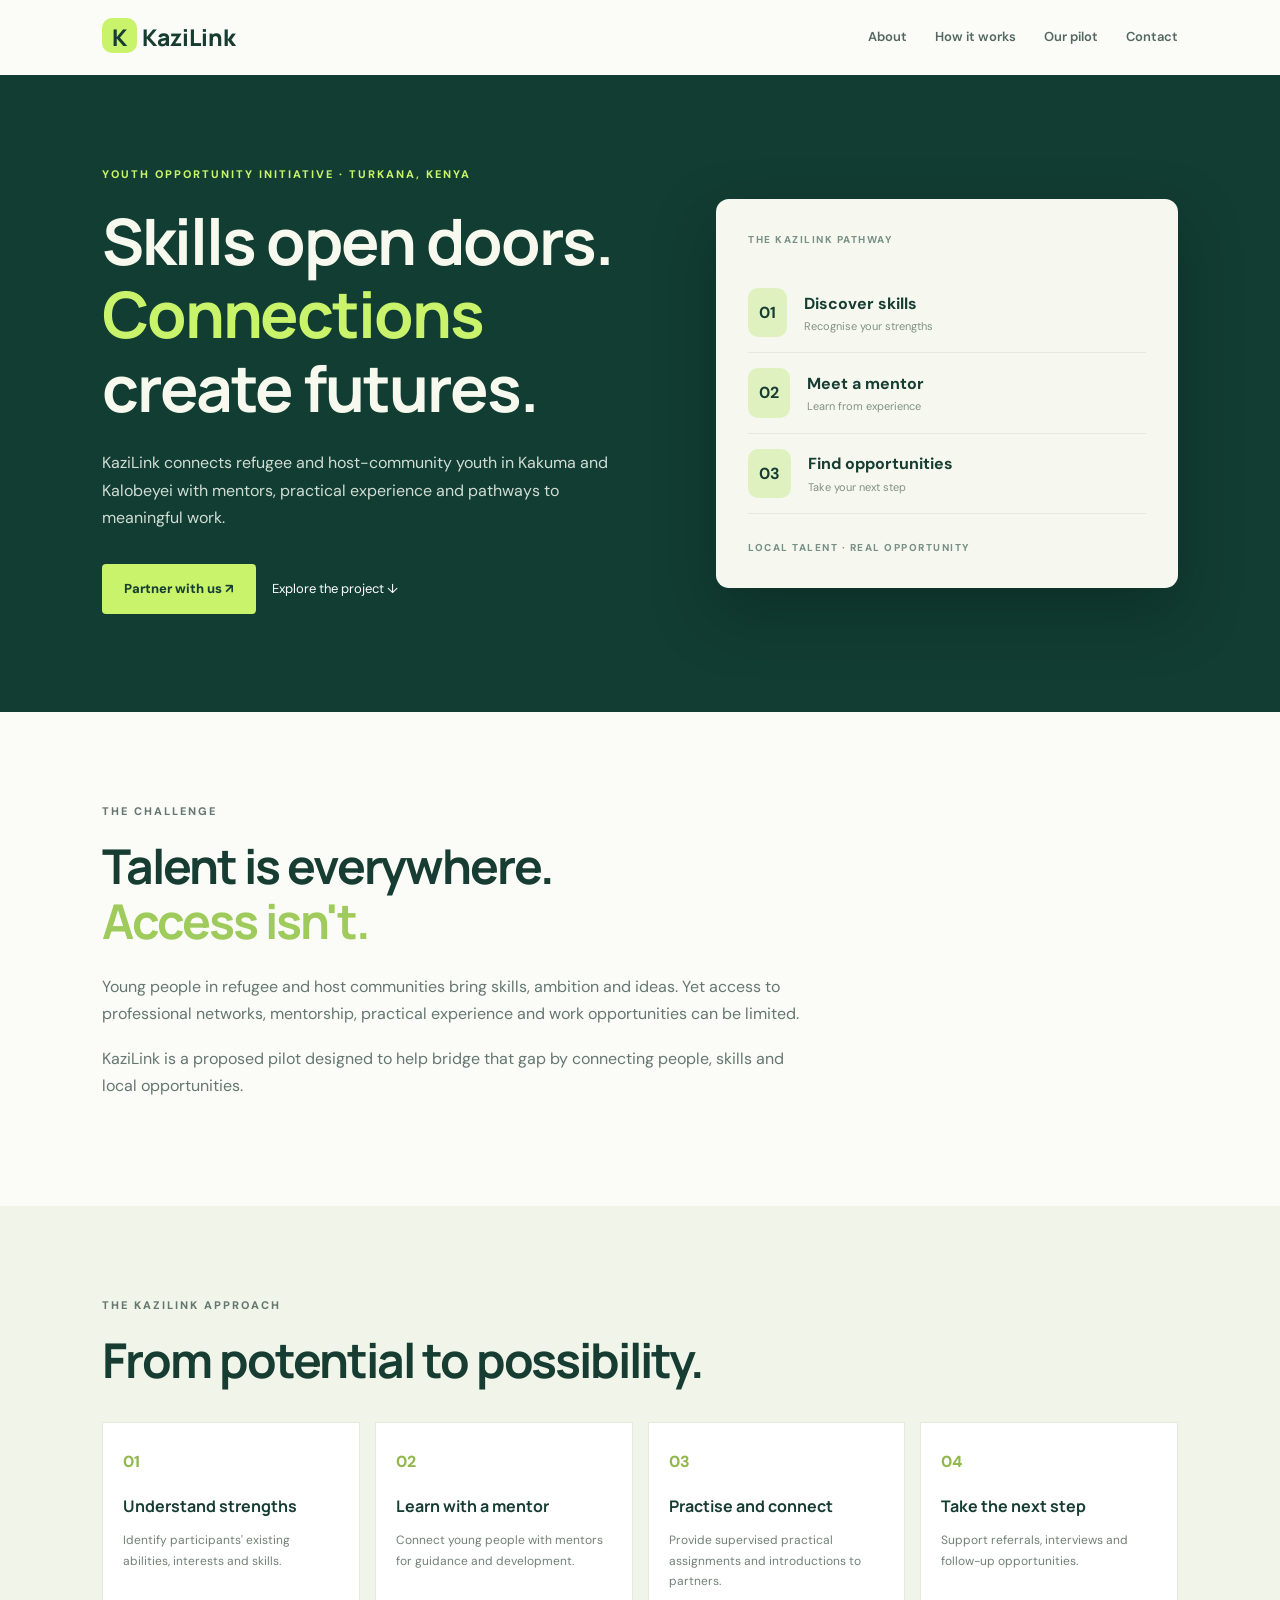
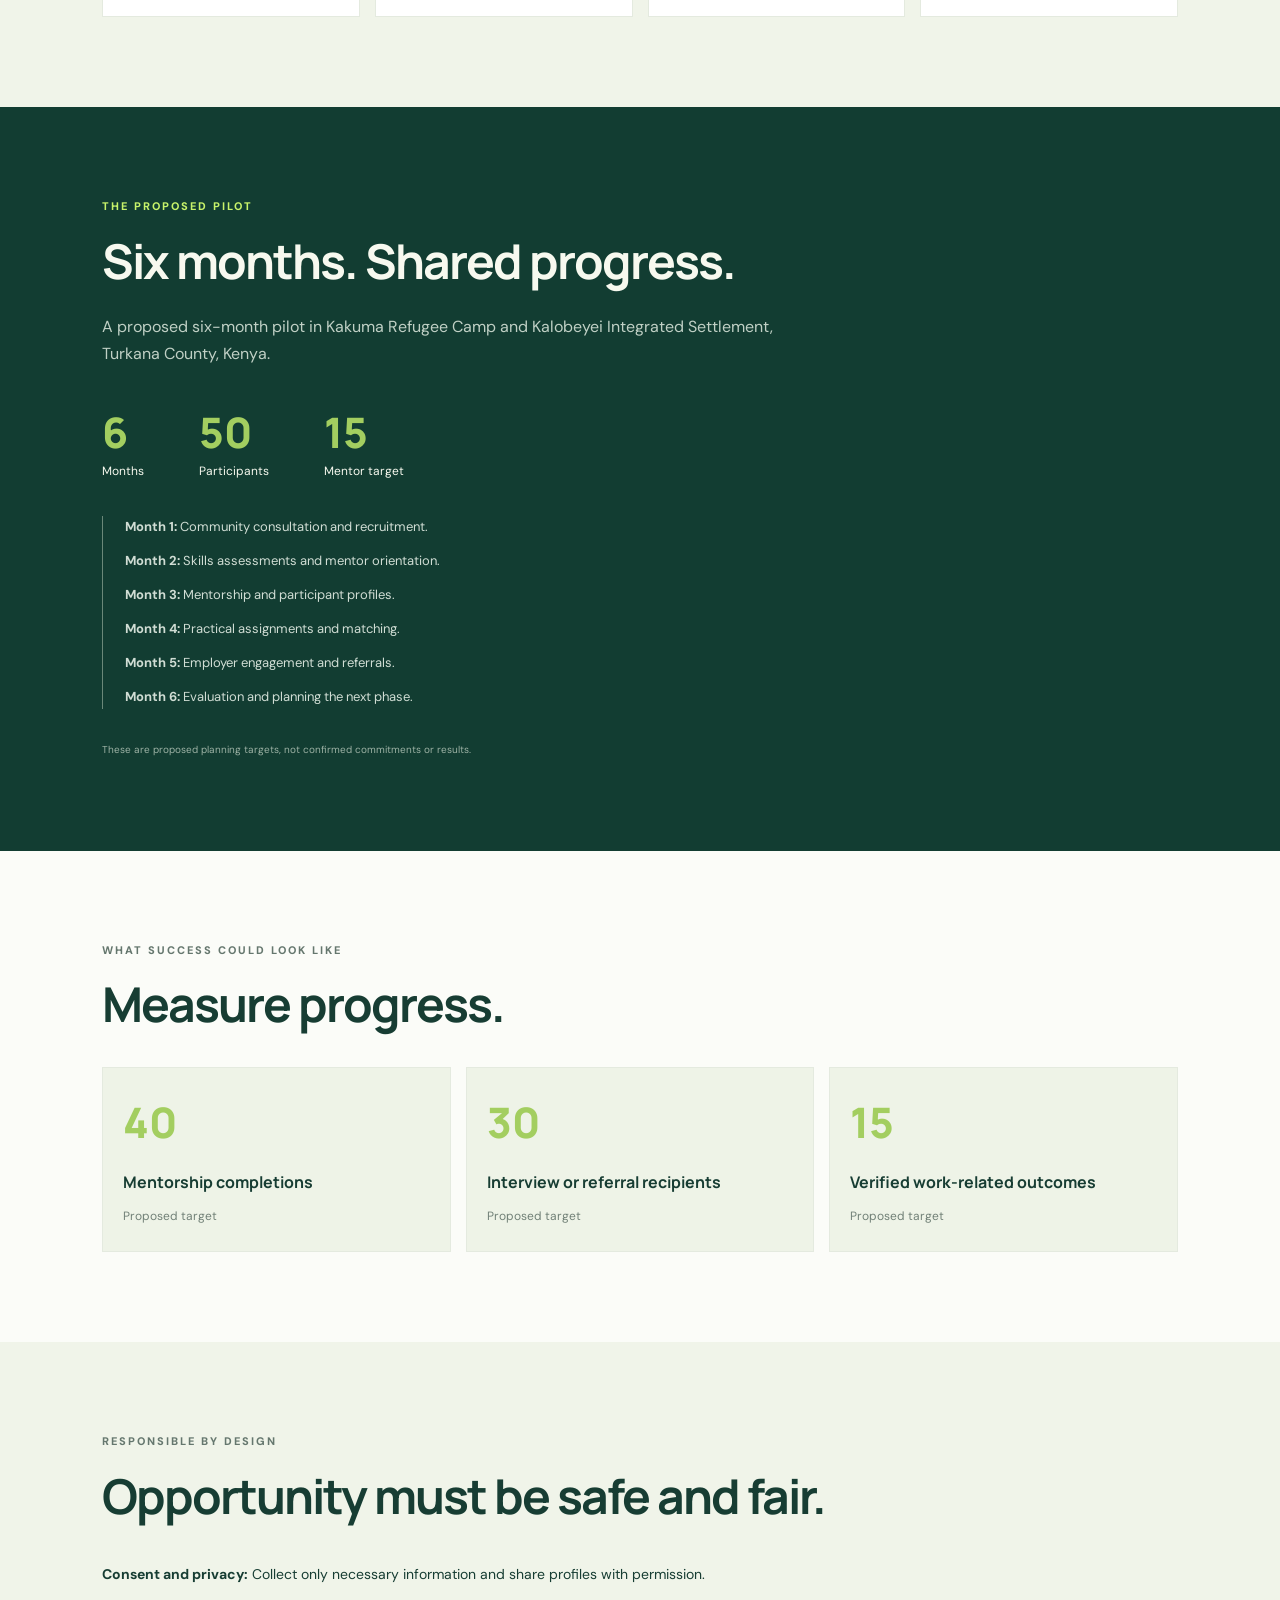
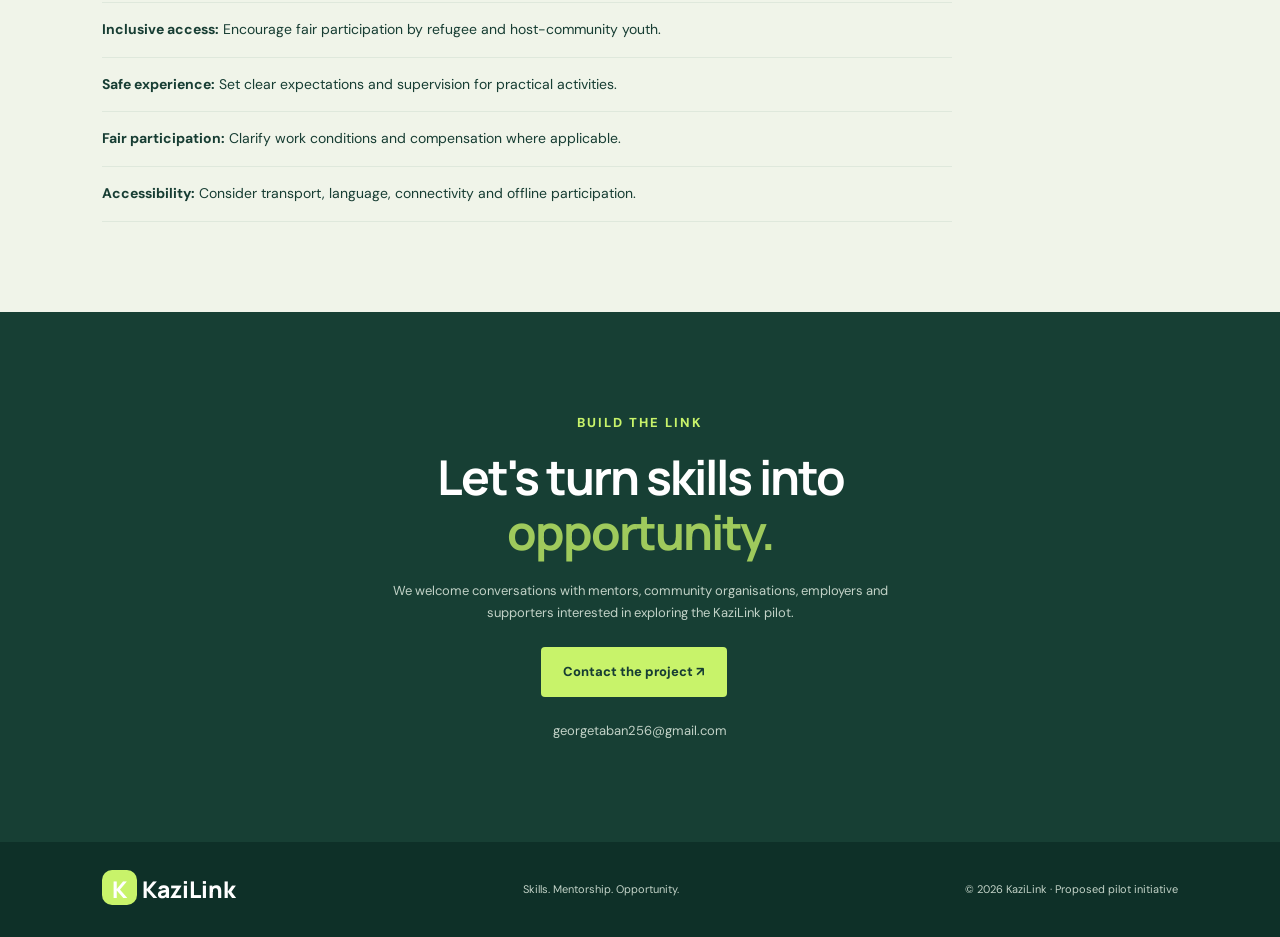
<file: Index.html>
<!DOCTYPE html>
<html lang="en">
<head>
  <meta charset="UTF-8">
  <meta name="viewport" content="width=device-width, initial-scale=1.0">
  <meta name="description" content="KaziLink connects refugee and host-community youth in Kakuma and Kalobeyei with mentorship, skills and work opportunities.">
  <title>KaziLink | Skills. Mentorship. Opportunity.</title>
  <link rel="preconnect" href="https://fonts.googleapis.com">
  <link href="https://fonts.googleapis.com/css2?family=DM+Sans:wght@400;500;600;700&family=Manrope:wght@400;600;700;800&display=swap" rel="stylesheet">
  <link rel="stylesheet" href="style.css">
</head>
<body>

<header>
  <a class="logo" href="#home"><span>K</span> KaziLink</a>
  <nav>
    <a href="#about">About</a>
    <a href="#how">How it works</a>
    <a href="#pilot">Our pilot</a>
    <a href="#contact">Contact</a>
  </nav>
</header>

<main>
<section class="hero" id="home">
  <div class="hero-content">
    <p class="eyebrow">YOUTH OPPORTUNITY INITIATIVE · TURKANA, KENYA</p>
    <h1>Skills open doors.<br><em>Connections</em> create futures.</h1>
    <p class="lead">
      KaziLink connects refugee and host-community youth in Kakuma
      and Kalobeyei with mentors, practical experience and pathways
      to meaningful work.
    </p>
    <a class="button" href="#contact">Partner with us ↗</a>
    <a class="secondary" href="#how">Explore the project ↓</a>
  </div>

  <div class="hero-card">
    <p class="card-label">THE KAZILINK PATHWAY</p>
    <div class="path">
      <div><b>01</b><span><strong>Discover skills</strong><small>Recognise your strengths</small></span></div>
      <div><b>02</b><span><strong>Meet a mentor</strong><small>Learn from experience</small></span></div>
      <div><b>03</b><span><strong>Find opportunities</strong><small>Take your next step</small></span></div>
    </div>
    <p class="card-footer">LOCAL TALENT · REAL OPPORTUNITY</p>
  </div>
</section>

<section class="section" id="about">
  <p class="eyebrow">THE CHALLENGE</p>
  <h2>Talent is everywhere.<br><em>Access isn't.</em></h2>
  <p>
    Young people in refugee and host communities bring skills,
    ambition and ideas. Yet access to professional networks,
    mentorship, practical experience and work opportunities can
    be limited.
  </p>
  <p>
    KaziLink is a proposed pilot designed to help bridge that gap
    by connecting people, skills and local opportunities.
  </p>
</section>

<section class="section light" id="how">
  <p class="eyebrow">THE KAZILINK APPROACH</p>
  <h2>From potential to possibility.</h2>
  <div class="cards">
    <article>
      <span>01</span>
      <h3>Understand strengths</h3>
      <p>Identify participants' existing abilities, interests and skills.</p>
    </article>
    <article>
      <span>02</span>
      <h3>Learn with a mentor</h3>
      <p>Connect young people with mentors for guidance and development.</p>
    </article>
    <article>
      <span>03</span>
      <h3>Practise and connect</h3>
      <p>Provide supervised practical assignments and introductions to partners.</p>
    </article>
    <article>
      <span>04</span>
      <h3>Take the next step</h3>
      <p>Support referrals, interviews and follow-up opportunities.</p>
    </article>
  </div>
</section>

<section class="section dark" id="pilot">
  <p class="eyebrow">THE PROPOSED PILOT</p>
  <h2>Six months. Shared progress.</h2>
  <p>
    A proposed six-month pilot in Kakuma Refugee Camp and
    Kalobeyei Integrated Settlement, Turkana County, Kenya.
  </p>

  <div class="stats">
    <div><strong>6</strong><span>Months</span></div>
    <div><strong>50</strong><span>Participants</span></div>
    <div><strong>15</strong><span>Mentor target</span></div>
  </div>

  <div class="timeline">
    <p><b>Month 1:</b> Community consultation and recruitment.</p>
    <p><b>Month 2:</b> Skills assessments and mentor orientation.</p>
    <p><b>Month 3:</b> Mentorship and participant profiles.</p>
    <p><b>Month 4:</b> Practical assignments and matching.</p>
    <p><b>Month 5:</b> Employer engagement and referrals.</p>
    <p><b>Month 6:</b> Evaluation and planning the next phase.</p>
  </div>
  <small>These are proposed planning targets, not confirmed commitments or results.</small>
</section>

<section class="section">
  <p class="eyebrow">WHAT SUCCESS COULD LOOK LIKE</p>
  <h2>Measure progress.</h2>
  <div class="cards results">
    <article><strong>40</strong><h3>Mentorship completions</h3><p>Proposed target</p></article>
    <article><strong>30</strong><h3>Interview or referral recipients</h3><p>Proposed target</p></article>
    <article><strong>15</strong><h3>Verified work-related outcomes</h3><p>Proposed target</p></article>
  </div>
</section>

<section class="section light">
  <p class="eyebrow">RESPONSIBLE BY DESIGN</p>
  <h2>Opportunity must be safe and fair.</h2>
  <div class="safeguards">
    <p><b>Consent and privacy:</b> Collect only necessary information and share profiles with permission.</p>
    <p><b>Inclusive access:</b> Encourage fair participation by refugee and host-community youth.</p>
    <p><b>Safe experience:</b> Set clear expectations and supervision for practical activities.</p>
    <p><b>Fair participation:</b> Clarify work conditions and compensation where applicable.</p>
    <p><b>Accessibility:</b> Consider transport, language, connectivity and offline participation.</p>
  </div>
</section>

<section class="contact" id="contact">
  <p class="eyebrow">BUILD THE LINK</p>
  <h2>Let's turn skills into <em>opportunity.</em></h2>
  <p>
    We welcome conversations with mentors, community organisations,
    employers and supporters interested in exploring the KaziLink pilot.
  </p>
  <a class="button" href="mailto:georgetaban256@gmail.com?subject=KaziLink%20Project%20Enquiry">
    Contact the project ↗
  </a>
  <p>georgetaban256@gmail.com</p>
</section>
</main>

<footer>
  <a class="logo" href="#home"><span>K</span> KaziLink</a>
  <p>Skills. Mentorship. Opportunity.</p>
  <small>© 2026 KaziLink · Proposed pilot initiative</small>
</footer>

</body>
</html>
</file>
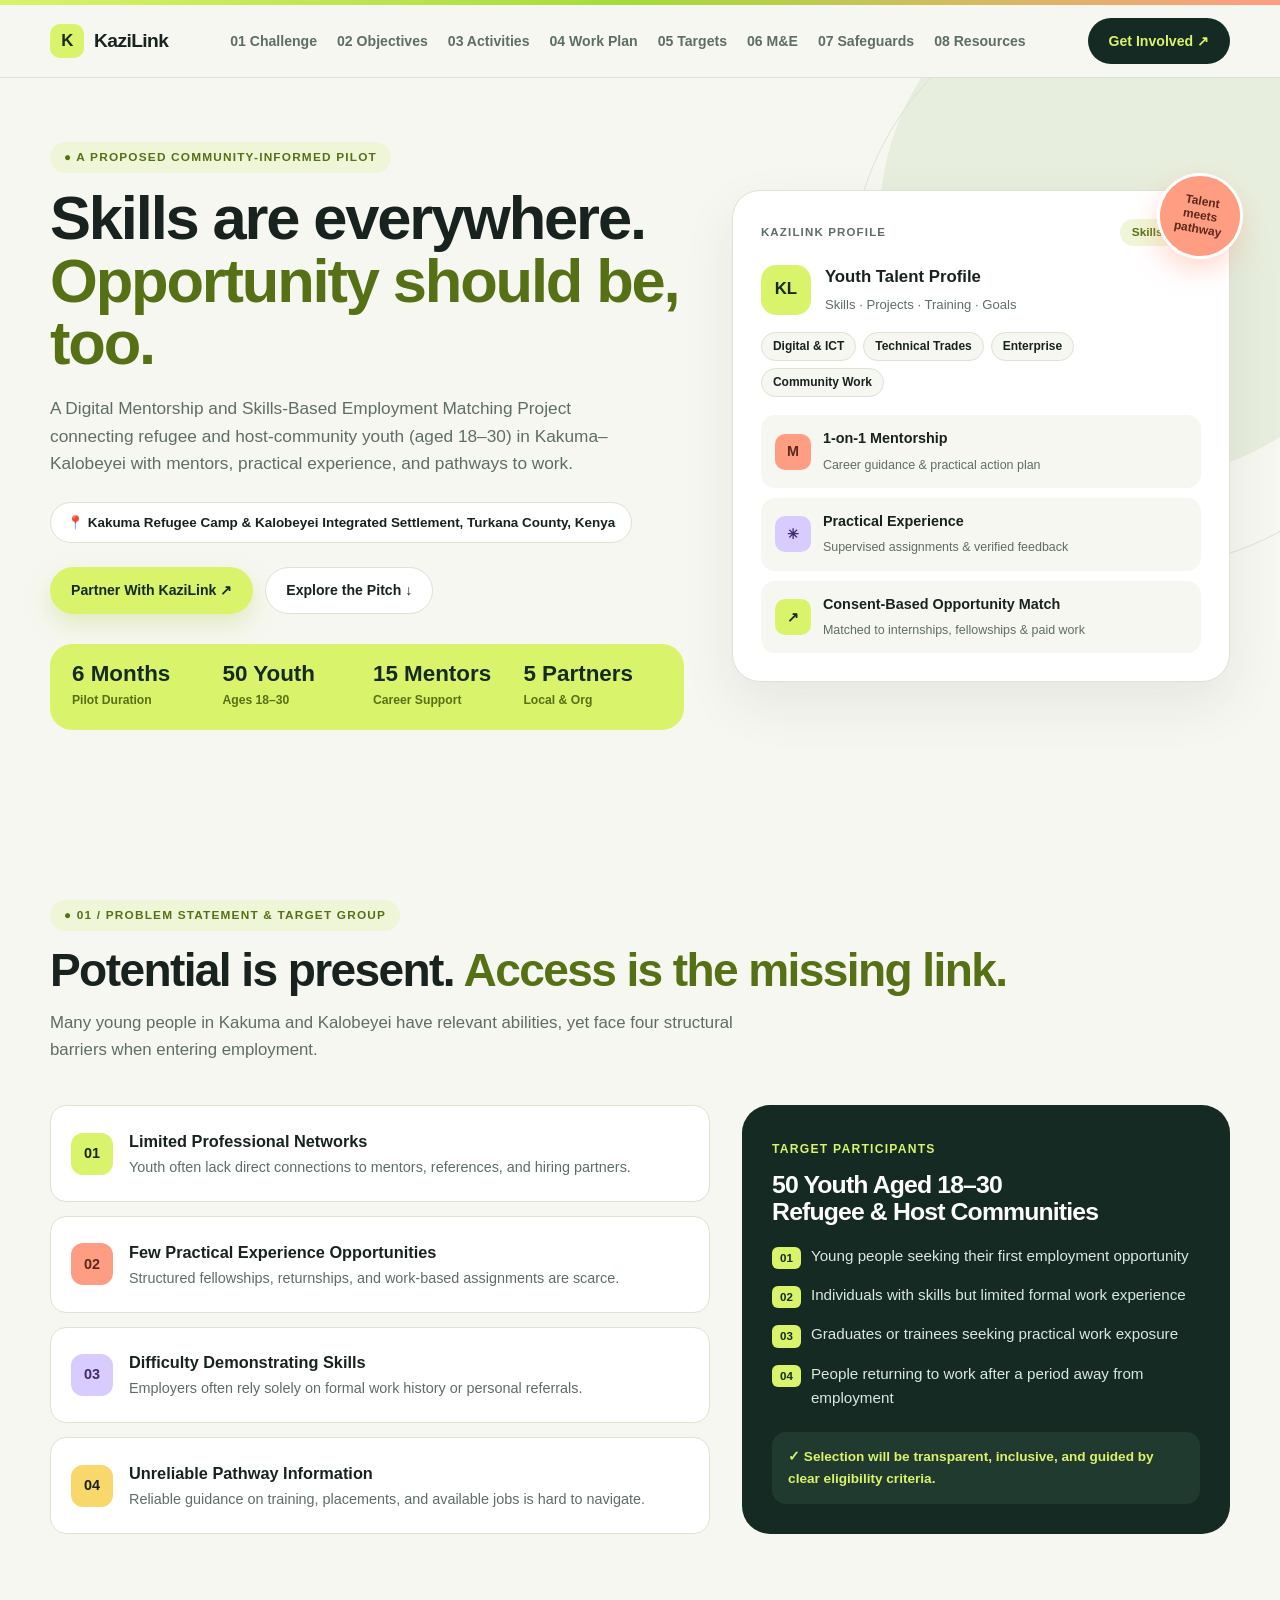
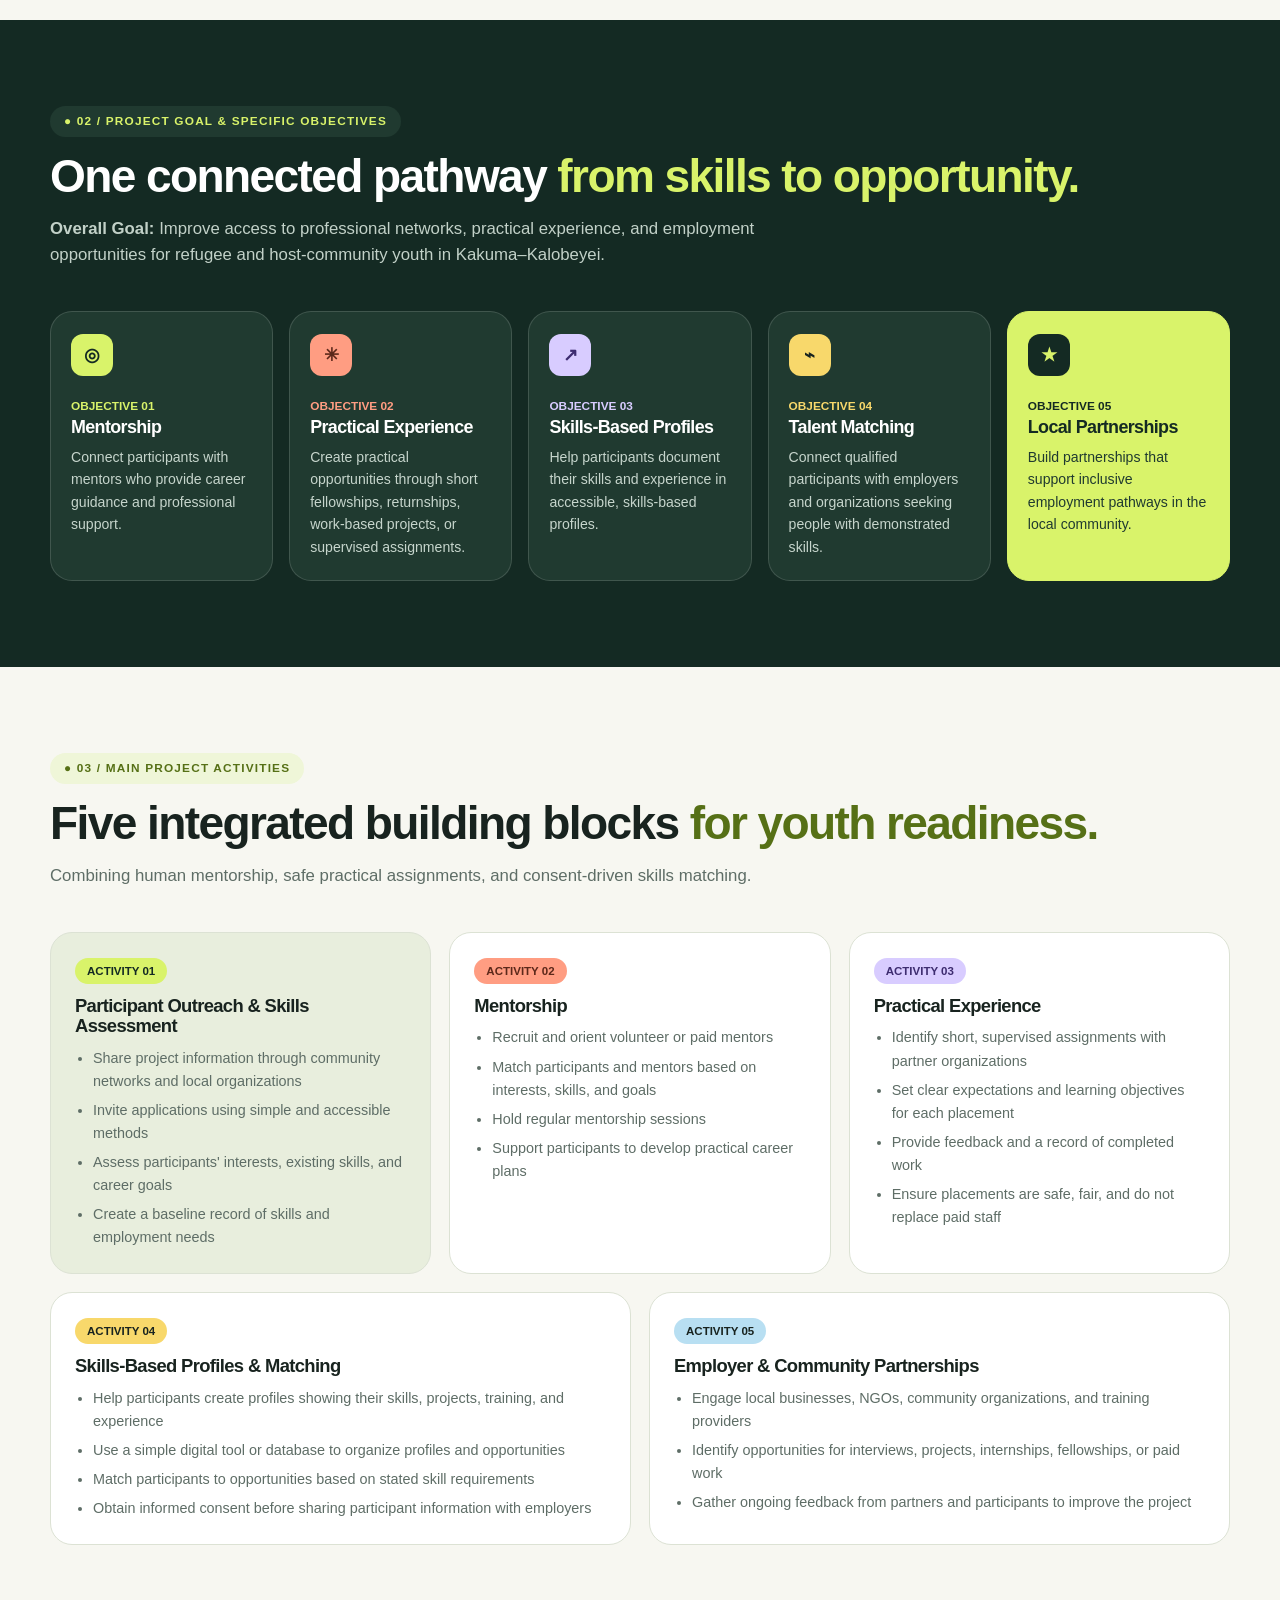
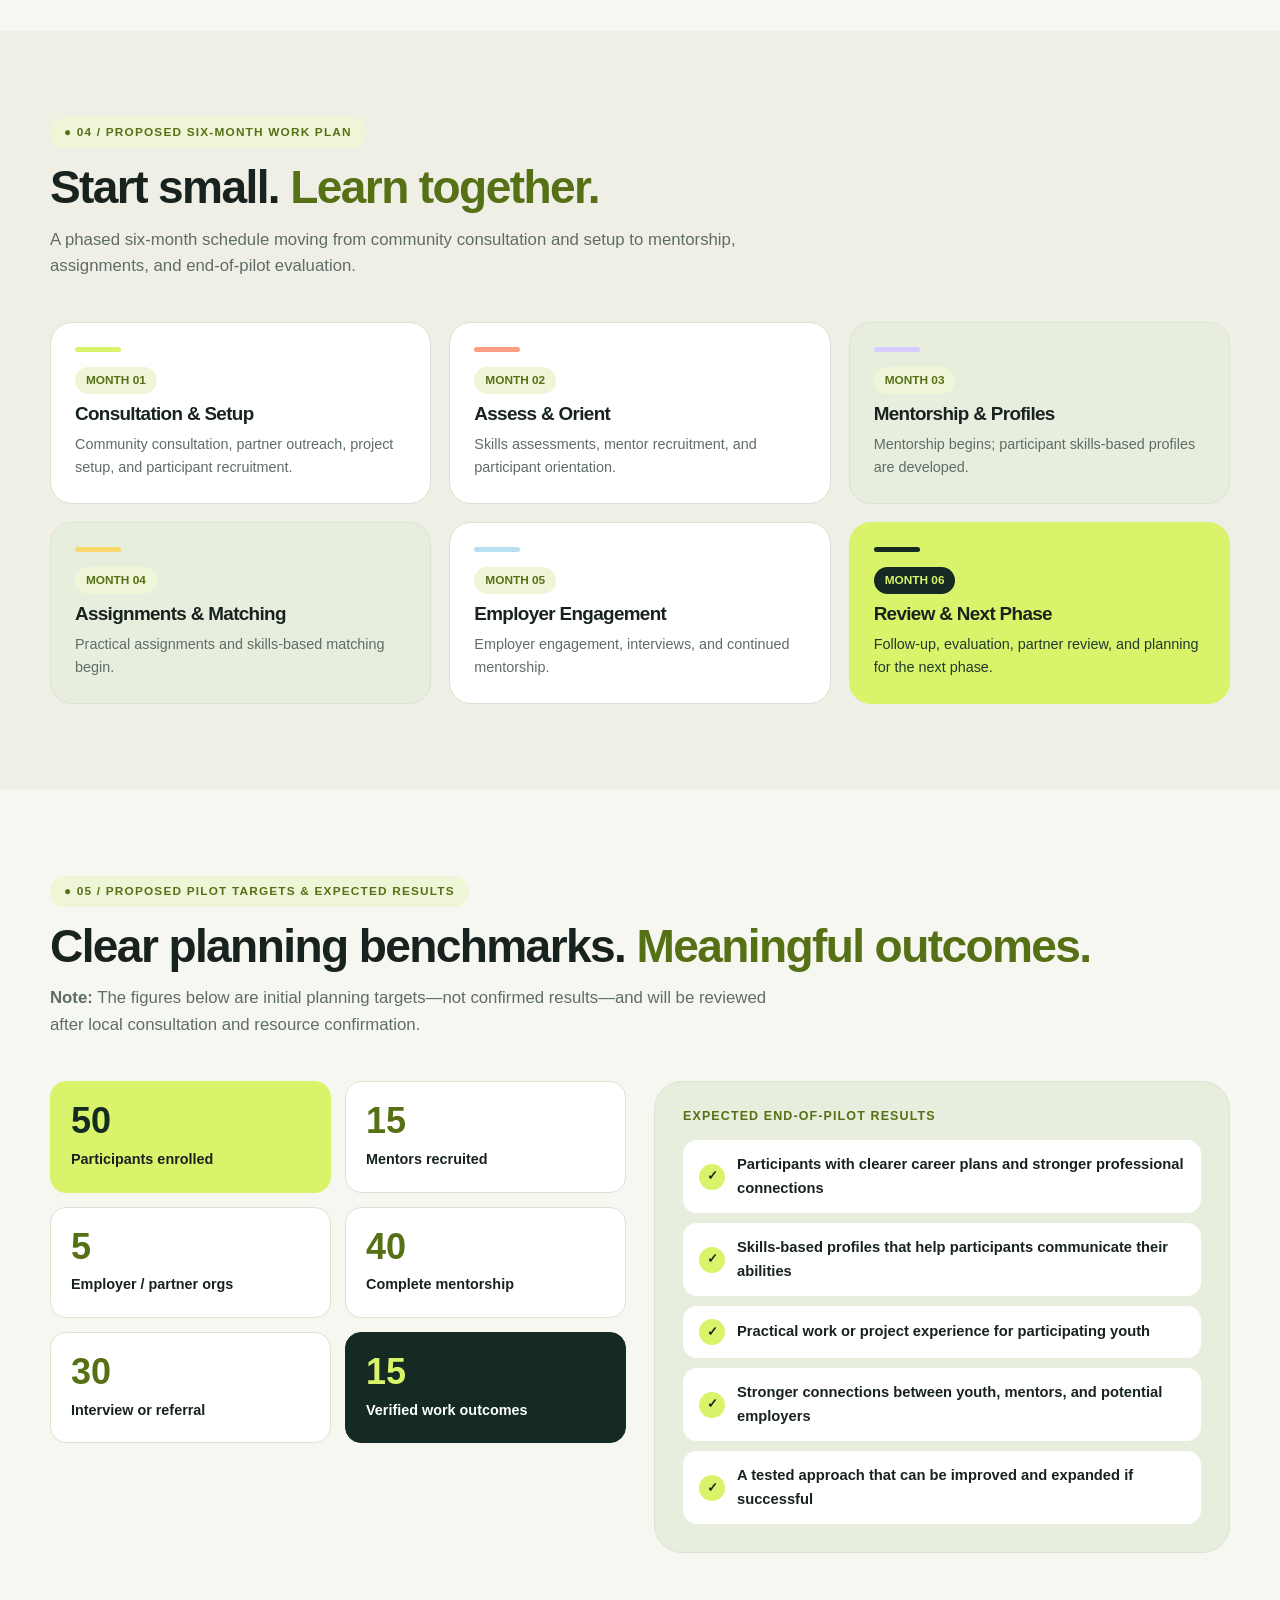
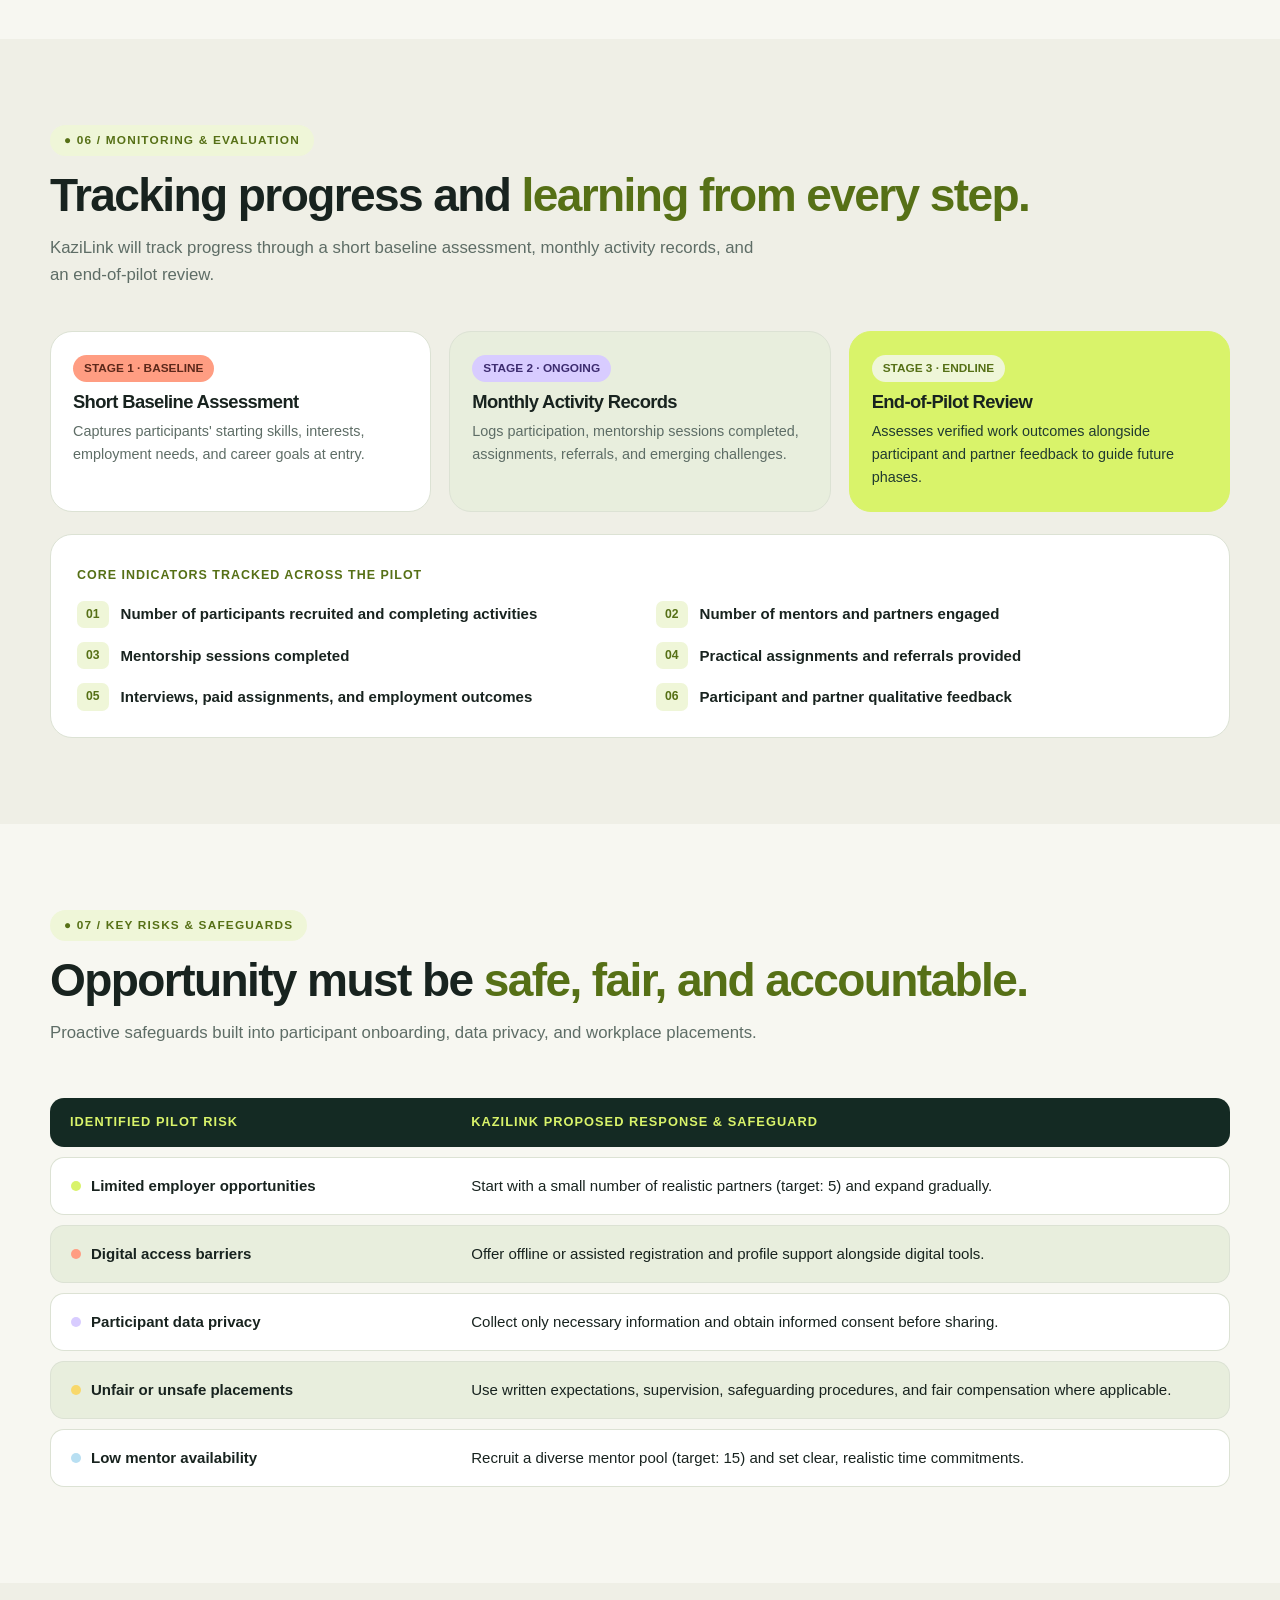
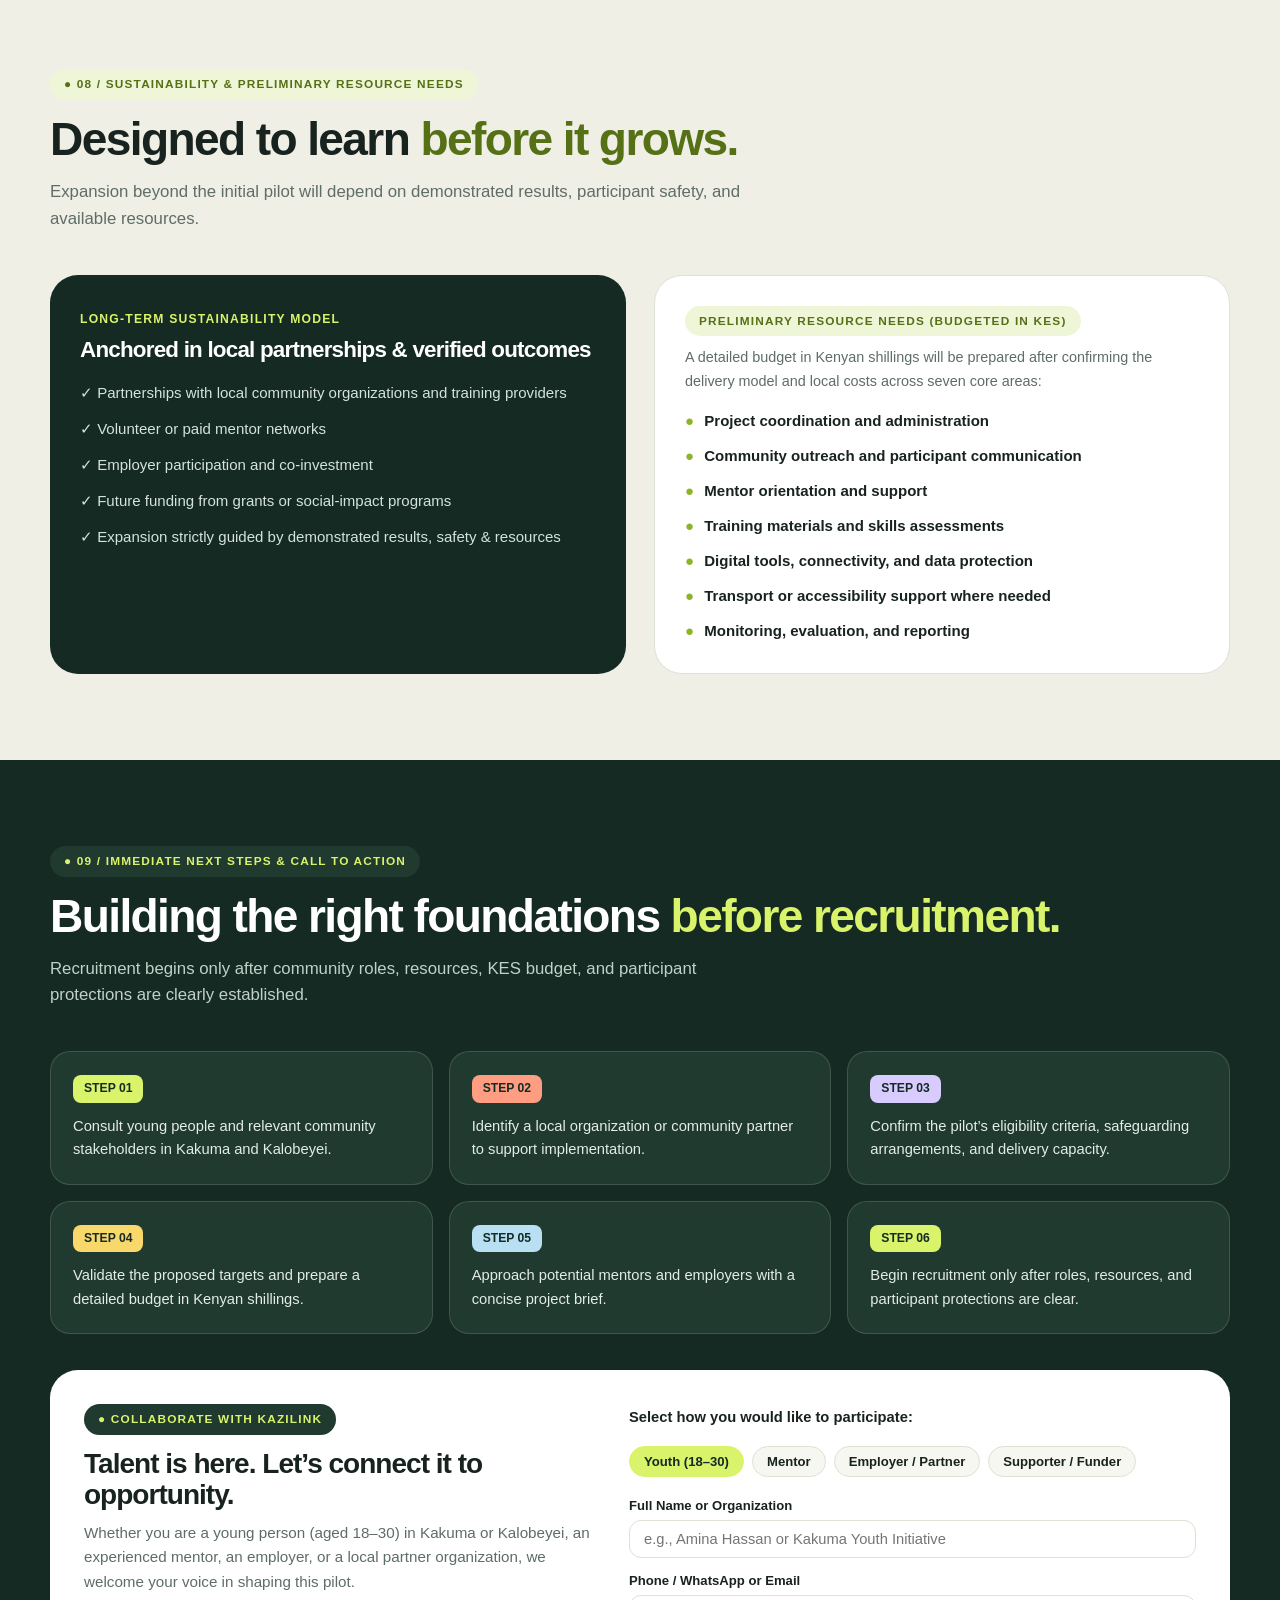
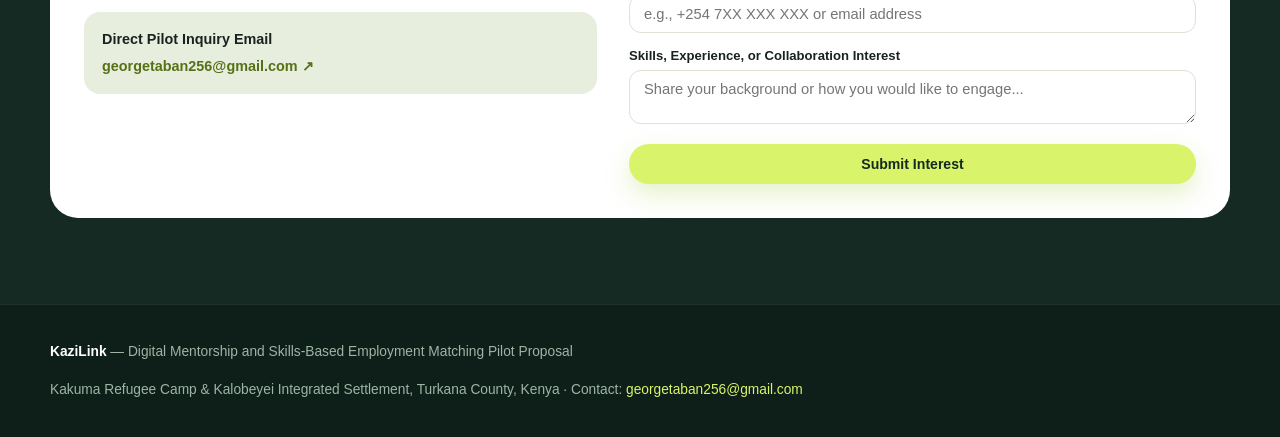
<file: KaziLink — Skills Into Opportunity _ Kakuma–Kalobeyei Pilot.html>
<!DOCTYPE html>
<!-- saved from url=(0075)file:///C:/Users/USER/Downloads/kazilink-full-pitch-website.html#activities -->
<html lang="en"><head><meta http-equiv="Content-Type" content="text/html; charset=UTF-8">
  
  <meta name="viewport" content="width=device-width, initial-scale=1.0">
  <meta name="description" content="KaziLink — Digital Mentorship and Skills-Based Employment Matching Project in Kakuma Refugee Camp and Kalobeyei Integrated Settlement, Kenya.">
  <title>KaziLink — Skills Into Opportunity | Kakuma–Kalobeyei Pilot</title>
  <style>
    :root {
      --paper: #f7f7f1;
      --paper-alt: #efefe6;
      --white: #ffffff;
      --ink: #18231f;
      --ink-soft: #36453f;
      --muted: #5e6d66;
      --deep-green: #142a23;
      --dark-green: #203a30;
      --lime: #d9f36a;
      --lime-soft: #eff6d8;
      --lime-text: #567016;
      --sage: #e8eedd;
      --coral: #ff9d82;
      --coral-dark: #5c281a;
      --lilac: #d8ccff;
      --lilac-dark: #3d2c70;
      --yellow: #f8d86b;
      --blue: #b8dff2;
      --line: #dce2d4;
      --radius-xl: 28px;
      --radius-lg: 22px;
      --radius-md: 16px;
      --shadow-card: 0 22px 54px rgba(20, 42, 35, 0.08);
    }

    * {
      box-sizing: border-box;
      margin: 0;
      padding: 0;
    }

    html {
      scroll-behavior: smooth;
    }

    body {
      font-family: -apple-system, BlinkMacSystemFont, "Segoe UI", Roboto, Oxygen, Ubuntu, Cantarell, sans-serif;
      background: var(--paper);
      color: var(--ink);
      line-height: 1.6;
      -webkit-font-smoothing: antialiased;
      overflow-x: hidden;
    }

    /* Top Accent Strip */
    .top-bar-accent {
      height: 5px;
      background: linear-gradient(90deg, var(--lime) 0%, #a5db3b 50%, var(--coral) 100%);
      width: 100%;
    }

    /* Sticky Website Navigation */
    header {
      position: sticky;
      top: 0;
      z-index: 100;
      background: rgba(247, 247, 241, 0.92);
      backdrop-filter: blur(14px);
      border-bottom: 1px solid var(--line);
    }

    .nav-wrap {
      width: min(1180px, calc(100% - 40px));
      margin: 0 auto;
      height: 72px;
      display: flex;
      align-items: center;
      justify-content: space-between;
      gap: 16px;
    }

    .brand {
      display: inline-flex;
      align-items: center;
      gap: 10px;
      text-decoration: none;
      color: var(--ink);
      font-weight: 800;
      font-size: 1.2rem;
      letter-spacing: -0.03em;
    }

    .brand-logo {
      width: 34px;
      height: 34px;
      border-radius: 10px;
      background: var(--lime);
      color: var(--deep-green);
      display: grid;
      place-items: center;
      font-weight: 900;
      font-size: 1.05rem;
    }

    .nav-links {
      display: flex;
      align-items: center;
      gap: 20px;
    }

    .nav-links a {
      text-decoration: none;
      color: var(--muted);
      font-size: 0.88rem;
      font-weight: 600;
      transition: color 0.2s ease;
    }

    .nav-links a:hover {
      color: var(--ink);
    }

    .nav-actions {
      display: flex;
      align-items: center;
      gap: 10px;
    }

    .btn {
      display: inline-flex;
      align-items: center;
      justify-content: center;
      gap: 8px;
      padding: 11px 20px;
      border-radius: 999px;
      font-weight: 700;
      font-size: 0.88rem;
      text-decoration: none;
      cursor: pointer;
      border: 1.5px solid transparent;
      transition: transform 0.2s ease, box-shadow 0.2s ease, background 0.2s ease;
    }

    .btn:hover {
      transform: translateY(-2px);
    }

    .btn-primary {
      background: var(--lime);
      color: var(--deep-green);
      box-shadow: 0 10px 24px rgba(154, 198, 43, 0.25);
    }

    .btn-dark {
      background: var(--deep-green);
      color: var(--lime);
    }

    .btn-outline {
      background: var(--white);
      color: var(--ink);
      border-color: var(--line);
    }

    .container {
      width: min(1180px, calc(100% - 40px));
      margin: 0 auto;
    }

    section {
      padding: 86px 0;
      position: relative;
    }

    .eyebrow {
      display: inline-flex;
      align-items: center;
      gap: 8px;
      background: var(--lime-soft);
      color: var(--lime-text);
      font-size: 0.74rem;
      font-weight: 800;
      letter-spacing: 0.1em;
      text-transform: uppercase;
      padding: 6px 14px;
      border-radius: 999px;
      margin-bottom: 14px;
    }

    .dark-section .eyebrow {
      background: var(--dark-green);
      color: var(--lime);
    }

    h1, h2, h3, h4 {
      letter-spacing: -0.035em;
      line-height: 1.1;
      font-weight: 800;
    }

    h2.section-title {
      font-size: clamp(2rem, 3.6vw, 3rem);
      margin-bottom: 14px;
    }

    h2.section-title span {
      color: var(--lime-text);
    }

    .dark-section h2.section-title span {
      color: var(--lime);
    }

    p.section-lead {
      color: var(--muted);
      font-size: 1.05rem;
      max-width: 720px;
      margin-bottom: 42px;
    }

    .dark-section p.section-lead {
      color: #c2d1c8;
    }

    /* Decorative Orbits */
    .orbit {
      position: absolute;
      border-radius: 50%;
      pointer-events: none;
      z-index: 0;
    }

    /* HERO SECTION (PITCH SLIDE 01) */
    .hero-sec {
      padding: 64px 0 84px;
      overflow: hidden;
    }

    .hero-orbit-1 {
      width: 520px;
      height: 520px;
      background: var(--sage);
      top: -120px;
      right: -120px;
    }

    .hero-orbit-2 {
      width: 580px;
      height: 580px;
      border: 1.5px solid var(--line);
      top: -90px;
      right: -150px;
    }

    .hero-grid {
      position: relative;
      z-index: 2;
      display: grid;
      grid-template-columns: 1.12fr 0.88fr;
      gap: 48px;
      align-items: center;
    }

    .hero-h1 {
      font-size: clamp(2.6rem, 4.8vw, 4.15rem);
      line-height: 1.02;
      margin-bottom: 20px;
    }

    .hero-h1 span {
      color: var(--lime-text);
    }

    .hero-desc {
      font-size: 1.08rem;
      color: var(--muted);
      margin-bottom: 24px;
      max-width: 570px;
    }

    .location-badge {
      display: inline-flex;
      align-items: center;
      gap: 8px;
      background: var(--white);
      border: 1px solid var(--line);
      padding: 9px 16px;
      border-radius: 999px;
      font-size: 0.84rem;
      font-weight: 700;
      margin-bottom: 24px;
    }

    .hero-cta-row {
      display: flex;
      flex-wrap: wrap;
      gap: 12px;
      margin-bottom: 30px;
    }

    .hero-metrics-strip {
      display: grid;
      grid-template-columns: repeat(4, 1fr);
      gap: 12px;
      background: var(--lime);
      padding: 18px 22px;
      border-radius: var(--radius-lg);
    }

    .hero-metrics-strip strong {
      display: block;
      font-size: 1.4rem;
      color: var(--deep-green);
      line-height: 1.1;
    }

    .hero-metrics-strip span {
      font-size: 0.76rem;
      font-weight: 700;
      color: var(--lime-text);
    }

    /* Interactive Talent Profile Preview Card */
    .profile-card {
      position: relative;
      background: var(--white);
      border: 1px solid var(--line);
      border-radius: var(--radius-xl);
      padding: 28px;
      box-shadow: var(--shadow-card);
    }

    .sticker-coral {
      position: absolute;
      top: -18px;
      right: -14px;
      width: 86px;
      height: 86px;
      border-radius: 50%;
      background: var(--coral);
      color: var(--coral-dark);
      display: grid;
      place-items: center;
      text-align: center;
      font-size: 0.75rem;
      font-weight: 800;
      line-height: 1.15;
      transform: rotate(10deg);
      border: 3px solid var(--white);
      box-shadow: 0 12px 26px rgba(255, 157, 130, 0.35);
    }

    .pc-header {
      display: flex;
      justify-content: space-between;
      align-items: center;
      margin-bottom: 18px;
    }

    .pc-header small {
      font-size: 0.72rem;
      font-weight: 800;
      letter-spacing: 0.1em;
      color: var(--muted);
    }

    .pc-pill {
      background: var(--lime-soft);
      color: var(--lime-text);
      font-size: 0.74rem;
      font-weight: 800;
      padding: 4px 12px;
      border-radius: 999px;
    }

    .pc-user {
      display: flex;
      align-items: center;
      gap: 14px;
      margin-bottom: 16px;
    }

    .pc-avatar {
      width: 50px;
      height: 50px;
      border-radius: 15px;
      background: var(--lime);
      color: var(--deep-green);
      display: grid;
      place-items: center;
      font-weight: 900;
      font-size: 1.05rem;
    }

    .pc-chips {
      display: flex;
      flex-wrap: wrap;
      gap: 7px;
      margin-bottom: 18px;
    }

    .pc-chips span {
      background: var(--paper);
      border: 1px solid var(--line);
      padding: 4px 11px;
      border-radius: 999px;
      font-size: 0.75rem;
      font-weight: 600;
    }

    .pc-step {
      display: flex;
      align-items: center;
      gap: 12px;
      background: var(--paper);
      padding: 12px 14px;
      border-radius: 14px;
      margin-top: 10px;
    }

    .pc-step-icon {
      width: 36px;
      height: 36px;
      border-radius: 10px;
      display: grid;
      place-items: center;
      font-weight: 800;
      font-size: 0.9rem;
      flex: 0 0 auto;
    }

    /* CHALLENGE & TARGET GROUP (PITCH SLIDE 02) */
    .challenge-grid {
      display: grid;
      grid-template-columns: 1.15fr 0.85fr;
      gap: 32px;
      align-items: stretch;
    }

    .barriers-list {
      display: grid;
      gap: 14px;
    }

    .barrier-item {
      background: var(--white);
      border: 1px solid var(--line);
      border-radius: var(--radius-md);
      padding: 18px 20px;
      display: flex;
      align-items: center;
      gap: 16px;
      transition: transform 0.2s ease;
    }

    .barrier-item:hover {
      transform: translateX(4px);
    }

    .b-num {
      width: 42px;
      height: 42px;
      border-radius: 12px;
      display: grid;
      place-items: center;
      font-weight: 800;
      font-size: 0.9rem;
      flex: 0 0 auto;
    }

    .target-card {
      background: var(--deep-green);
      color: var(--white);
      border-radius: var(--radius-xl);
      padding: 30px;
      display: flex;
      flex-direction: column;
      justify-content: space-between;
    }

    .target-card h3 {
      font-size: 1.55rem;
      margin: 10px 0 18px;
    }

    .target-ul {
      list-style: none;
      display: grid;
      gap: 14px;
      font-size: 0.95rem;
      color: #dce7e1;
    }

    .target-ul li {
      display: flex;
      gap: 10px;
      align-items: flex-start;
    }

    .target-ul span {
      background: var(--lime);
      color: var(--deep-green);
      font-size: 0.72rem;
      font-weight: 800;
      padding: 2px 8px;
      border-radius: 6px;
      margin-top: 3px;
    }

    .target-footer-note {
      margin-top: 22px;
      background: var(--dark-green);
      padding: 14px 16px;
      border-radius: 14px;
      font-size: 0.85rem;
      font-weight: 700;
      color: var(--lime);
    }

    /* DARK SECTION: OBJECTIVES (PITCH SLIDE 03) */
    .dark-section {
      background: var(--deep-green);
      color: var(--white);
    }

    .objectives-grid {
      display: grid;
      grid-template-columns: repeat(5, 1fr);
      gap: 16px;
    }

    .obj-box {
      background: var(--dark-green);
      border: 1px solid rgba(255, 255, 255, 0.14);
      border-radius: 22px;
      padding: 22px 20px;
      display: flex;
      flex-direction: column;
      justify-content: space-between;
      min-height: 270px;
    }

    .obj-box.featured {
      background: var(--lime);
      color: var(--deep-green);
      border-color: var(--lime);
    }

    .obj-badge-icon {
      width: 42px;
      height: 42px;
      border-radius: 12px;
      display: grid;
      place-items: center;
      font-weight: 900;
      font-size: 1.1rem;
      margin-bottom: 16px;
    }

    .obj-box h3 {
      font-size: 1.12rem;
      margin-bottom: 8px;
    }

    .obj-box p {
      font-size: 0.88rem;
      color: #c6d5cc;
    }

    .obj-box.featured p {
      color: var(--dark-green);
    }

    /* ACTIVITIES BENTO (PITCH SLIDE 04) */
    .act-row-top {
      display: grid;
      grid-template-columns: repeat(3, 1fr);
      gap: 18px;
      margin-bottom: 18px;
    }

    .act-row-bot {
      display: grid;
      grid-template-columns: repeat(2, 1fr);
      gap: 18px;
    }

    .activity-card {
      background: var(--white);
      border: 1px solid var(--line);
      border-radius: var(--radius-lg);
      padding: 24px;
    }

    .activity-card.sage {
      background: var(--sage);
    }

    .act-tag {
      display: inline-block;
      font-size: 0.72rem;
      font-weight: 800;
      padding: 4px 12px;
      border-radius: 999px;
      margin-bottom: 12px;
    }

    .activity-card h3 {
      font-size: 1.15rem;
      margin-bottom: 10px;
    }

    .activity-card ul {
      padding-left: 18px;
      font-size: 0.9rem;
      color: var(--muted);
      display: grid;
      gap: 6px;
    }

    /* SIX-MONTH WORK PLAN (PITCH SLIDE 05) */
    .workplan-grid {
      display: grid;
      grid-template-columns: repeat(3, 1fr);
      gap: 18px;
    }

    .wp-card {
      background: var(--white);
      border: 1px solid var(--line);
      border-radius: var(--radius-lg);
      padding: 24px;
    }

    .wp-card.sage { background: var(--sage); }
    .wp-card.lime { background: var(--lime); border-color: var(--lime); }

    .wp-bar {
      width: 46px;
      height: 5px;
      border-radius: 99px;
      margin-bottom: 14px;
    }

    .wp-pill {
      display: inline-block;
      font-size: 0.74rem;
      font-weight: 800;
      padding: 4px 11px;
      border-radius: 999px;
      background: var(--lime-soft);
      color: var(--lime-text);
      margin-bottom: 10px;
    }

    .wp-card.lime .wp-pill {
      background: var(--deep-green);
      color: var(--lime);
    }

    .wp-card h3 {
      font-size: 1.18rem;
      margin-bottom: 8px;
    }

    .wp-card p {
      font-size: 0.9rem;
      color: var(--muted);
    }

    .wp-card.lime p {
      color: var(--dark-green);
    }

    /* TARGETS & EXPECTED RESULTS (PITCH SLIDE 06) */
    .targets-grid {
      display: grid;
      grid-template-columns: 1fr 1fr;
      gap: 28px;
      align-items: start;
    }

    .kpi-grid {
      display: grid;
      grid-template-columns: repeat(2, 1fr);
      gap: 14px;
    }

    .kpi-box {
      background: var(--white);
      border: 1px solid var(--line);
      border-radius: var(--radius-md);
      padding: 20px;
    }

    .kpi-box.lime { background: var(--lime); border-color: var(--lime); }
    .kpi-box.dark { background: var(--deep-green); color: var(--white); border-color: var(--deep-green); }

    .kpi-box strong {
      display: block;
      font-size: 2.25rem;
      line-height: 1.05;
      color: var(--lime-text);
      margin-bottom: 6px;
    }

    .kpi-box.lime strong { color: var(--deep-green); }
    .kpi-box.dark strong { color: var(--lime); }

    .kpi-box span {
      font-size: 0.9rem;
      font-weight: 700;
    }

    .outcomes-panel {
      background: var(--sage);
      border: 1px solid var(--line);
      border-radius: var(--radius-xl);
      padding: 28px;
    }

    .outcomes-panel h4 {
      font-size: 0.78rem;
      letter-spacing: 0.09em;
      text-transform: uppercase;
      color: var(--lime-text);
      margin-bottom: 16px;
    }

    .outcome-row {
      display: flex;
      align-items: center;
      gap: 12px;
      background: var(--white);
      padding: 13px 16px;
      border-radius: 14px;
      margin-bottom: 10px;
      font-size: 0.92rem;
      font-weight: 600;
    }

    .check-circle {
      width: 26px;
      height: 26px;
      border-radius: 50%;
      background: var(--lime);
      color: var(--deep-green);
      display: grid;
      place-items: center;
      font-weight: 900;
      font-size: 0.8rem;
      flex: 0 0 auto;
    }

    /* MONITORING & EVALUATION (PITCH SLIDE 07) */
    .me-grid {
      display: grid;
      grid-template-columns: repeat(3, 1fr);
      gap: 18px;
      margin-bottom: 22px;
    }

    .me-card {
      background: var(--white);
      border: 1px solid var(--line);
      border-radius: var(--radius-lg);
      padding: 22px;
    }

    .me-card.sage { background: var(--sage); }
    .me-card.lime { background: var(--lime); border-color: var(--lime); }

    .indicators-box {
      background: var(--white);
      border: 1px solid var(--line);
      border-radius: var(--radius-lg);
      padding: 26px;
    }

    .ind-list {
      display: grid;
      grid-template-columns: repeat(2, 1fr);
      gap: 14px 32px;
      margin-top: 14px;
    }

    .ind-item {
      display: flex;
      align-items: center;
      gap: 12px;
      font-size: 0.94rem;
      font-weight: 700;
    }

    .ind-badge {
      background: var(--lime-soft);
      color: var(--lime-text);
      font-size: 0.76rem;
      font-weight: 800;
      padding: 4px 9px;
      border-radius: 7px;
    }

    /* RISKS & SAFEGUARDS (PITCH SLIDE 08) */
    .risks-table {
      width: 100%;
      border-collapse: separate;
      border-spacing: 0 10px;
    }

    .risks-table th {
      background: var(--deep-green);
      color: var(--lime);
      text-align: left;
      padding: 14px 20px;
      font-size: 0.8rem;
      letter-spacing: 0.08em;
      text-transform: uppercase;
    }

    .risks-table th:first-child { border-radius: 14px 0 0 14px; }
    .risks-table th:last-child { border-radius: 0 14px 14px 0; }

    .risks-table td {
      background: var(--white);
      padding: 16px 20px;
      font-size: 0.94rem;
      border-top: 1px solid var(--line);
      border-bottom: 1px solid var(--line);
    }

    .risks-table tr:nth-child(even) td {
      background: var(--sage);
    }

    .risks-table td:first-child {
      border-left: 1px solid var(--line);
      border-radius: 14px 0 0 14px;
      font-weight: 700;
      width: 34%;
    }

    .risks-table td:last-child {
      border-right: 1px solid var(--line);
      border-radius: 0 14px 14px 0;
    }

    .dot {
      display: inline-block;
      width: 10px;
      height: 10px;
      border-radius: 50%;
      margin-right: 10px;
    }

    /* SUSTAINABILITY & RESOURCES (PITCH SLIDE 09) */
    .sus-res-grid {
      display: grid;
      grid-template-columns: 1fr 1fr;
      gap: 28px;
    }

    .sus-box {
      background: var(--deep-green);
      color: var(--white);
      border-radius: var(--radius-xl);
      padding: 30px;
    }

    .sus-box ul {
      list-style: none;
      margin-top: 18px;
      display: grid;
      gap: 12px;
      font-size: 0.94rem;
      color: #d6e2dc;
    }

    .res-box {
      background: var(--white);
      border: 1px solid var(--line);
      border-radius: var(--radius-xl);
      padding: 30px;
    }

    .res-box ul {
      list-style: none;
      margin-top: 16px;
      display: grid;
      gap: 11px;
      font-size: 0.94rem;
      font-weight: 700;
    }

    .res-box li::before {
      content: "● ";
      color: #8bb528;
      margin-right: 6px;
    }

    /* NEXT STEPS & INTERACTIVE INVOLVEMENT SECTION (PITCH SLIDE 10) */
    .steps-6-grid {
      display: grid;
      grid-template-columns: repeat(3, 1fr);
      gap: 16px;
      margin-bottom: 36px;
    }

    .step-item {
      background: var(--dark-green);
      border: 1px solid rgba(255, 255, 255, 0.14);
      border-radius: 20px;
      padding: 22px;
    }

    .step-tag {
      display: inline-block;
      padding: 4px 11px;
      border-radius: 8px;
      font-size: 0.76rem;
      font-weight: 800;
      color: var(--deep-green);
      margin-bottom: 12px;
    }

    .step-item p {
      font-size: 0.92rem;
      color: #e3ece7;
    }

    /* Interactive Action & Inquiry Panel */
    .engage-wrapper {
      background: var(--white);
      color: var(--ink);
      border-radius: var(--radius-xl);
      padding: 34px;
      display: grid;
      grid-template-columns: 0.95fr 1.05fr;
      gap: 32px;
      align-items: start;
    }

    .role-tabs {
      display: flex;
      flex-wrap: wrap;
      gap: 8px;
      margin: 16px 0 18px;
    }

    .role-tab {
      border: 1.5px solid var(--line);
      background: var(--paper);
      color: var(--ink);
      padding: 7px 14px;
      border-radius: 999px;
      font-size: 0.82rem;
      font-weight: 700;
      cursor: pointer;
    }

    .role-tab.active {
      background: var(--lime);
      border-color: var(--lime);
      color: var(--deep-green);
    }

    .form-row {
      margin-bottom: 12px;
    }

    .form-row label {
      display: block;
      font-size: 0.82rem;
      font-weight: 700;
      margin-bottom: 4px;
    }

    .form-row input, .form-row textarea {
      width: 100%;
      padding: 10px 14px;
      border-radius: 12px;
      border: 1.5px solid var(--line);
      font-family: inherit;
      font-size: 0.92rem;
    }

    footer {
      background: #0e1f1a;
      color: #9eb4a4;
      padding: 36px 0;
      font-size: 0.86rem;
      border-top: 1px solid rgba(255, 255, 255, 0.08);
    }

    .footer-flex {
      display: flex;
      justify-content: space-between;
      align-items: center;
      flex-wrap: wrap;
      gap: 16px;
    }

    @media (max-width: 960px) {
      .nav-links { display: none; }
      .hero-grid, .challenge-grid, .targets-grid, .sus-res-grid, .engage-wrapper { grid-template-columns: 1fr; }
      .objectives-grid { grid-template-columns: repeat(2, 1fr); }
      .act-row-top, .act-row-bot, .workplan-grid, .me-grid, .steps-6-grid, .ind-list { grid-template-columns: 1fr; }
      .hero-metrics-strip { grid-template-columns: repeat(2, 1fr); }
    }
  </style>
</head>
<body>

  <div class="top-bar-accent"></div>

  <!-- Sticky Website Navigation -->
  <header>
    <div class="nav-wrap">
      <a href="file:///C:/Users/USER/Downloads/kazilink-full-pitch-website.html#top" class="brand">
        <span class="brand-logo">K</span>
        <span>KaziLink</span>
      </a>

      <nav class="nav-links" aria-label="Website Sections">
        <a href="file:///C:/Users/USER/Downloads/kazilink-full-pitch-website.html#challenge">01 Challenge</a>
        <a href="file:///C:/Users/USER/Downloads/kazilink-full-pitch-website.html#objectives">02 Objectives</a>
        <a href="file:///C:/Users/USER/Downloads/kazilink-full-pitch-website.html#activities">03 Activities</a>
        <a href="file:///C:/Users/USER/Downloads/kazilink-full-pitch-website.html#workplan">04 Work Plan</a>
        <a href="file:///C:/Users/USER/Downloads/kazilink-full-pitch-website.html#targets">05 Targets</a>
        <a href="file:///C:/Users/USER/Downloads/kazilink-full-pitch-website.html#evaluation">06 M&amp;E</a>
        <a href="file:///C:/Users/USER/Downloads/kazilink-full-pitch-website.html#safeguards">07 Safeguards</a>
        <a href="file:///C:/Users/USER/Downloads/kazilink-full-pitch-website.html#sustainability">08 Resources</a>
      </nav>

      <div class="nav-actions">
        <a href="file:///C:/Users/USER/Downloads/kazilink-full-pitch-website.html#next-steps" class="btn btn-dark">Get Involved ↗</a>
      </div>
    </div>
  </header>

  <main id="top">

    <!-- SECTION 01: HERO (PITCH DECK COVER) -->
    <section class="hero-sec">
      <div class="orbit hero-orbit-1"></div>
      <div class="orbit hero-orbit-2"></div>
      <div class="container hero-grid">
        <div>
          <div class="eyebrow">● A Proposed Community-Informed Pilot</div>
          <h1 class="hero-h1">Skills are everywhere.<br><span>Opportunity should be, too.</span></h1>
          <p class="hero-desc">
            A Digital Mentorship and Skills-Based Employment Matching Project connecting refugee and host-community youth (aged 18–30) in Kakuma–Kalobeyei with mentors, practical experience, and pathways to work.
          </p>
          <div class="location-badge">
            📍 Kakuma Refugee Camp &amp; Kalobeyei Integrated Settlement, Turkana County, Kenya
          </div>
          <div class="hero-cta-row">
            <a href="file:///C:/Users/USER/Downloads/kazilink-full-pitch-website.html#next-steps" class="btn btn-primary">Partner With KaziLink ↗</a>
            <a href="file:///C:/Users/USER/Downloads/kazilink-full-pitch-website.html#objectives" class="btn btn-outline">Explore the Pitch ↓</a>
          </div>
          <div class="hero-metrics-strip">
            <div><strong>6 Months</strong><span>Pilot Duration</span></div>
            <div><strong>50 Youth</strong><span>Ages 18–30</span></div>
            <div><strong>15 Mentors</strong><span>Career Support</span></div>
            <div><strong>5 Partners</strong><span>Local &amp; Org</span></div>
          </div>
        </div>

        <div class="profile-card">
          <div class="sticker-coral">Talent<br>meets<br>pathway</div>
          <div class="pc-header">
            <small>KAZILINK PROFILE</small>
            <span class="pc-pill">Skills-first</span>
          </div>
          <div class="pc-user">
            <div class="pc-avatar">KL</div>
            <div>
              <strong style="display:block; font-size:1.05rem;">Youth Talent Profile</strong>
              <span style="font-size:0.82rem; color:var(--muted);">Skills · Projects · Training · Goals</span>
            </div>
          </div>
          <div class="pc-chips">
            <span>Digital &amp; ICT</span>
            <span>Technical Trades</span>
            <span>Enterprise</span>
            <span>Community Work</span>
          </div>
          <div class="pc-step">
            <div class="pc-step-icon" style="background:var(--coral); color:var(--coral-dark);">M</div>
            <div>
              <strong style="display:block; font-size:0.9rem;">1-on-1 Mentorship</strong>
              <small style="color:var(--muted); font-size:0.78rem;">Career guidance &amp; practical action plan</small>
            </div>
          </div>
          <div class="pc-step">
            <div class="pc-step-icon" style="background:var(--lilac); color:var(--lilac-dark);">✳</div>
            <div>
              <strong style="display:block; font-size:0.9rem;">Practical Experience</strong>
              <small style="color:var(--muted); font-size:0.78rem;">Supervised assignments &amp; verified feedback</small>
            </div>
          </div>
          <div class="pc-step">
            <div class="pc-step-icon" style="background:var(--lime); color:var(--deep-green);">↗</div>
            <div>
              <strong style="display:block; font-size:0.9rem;">Consent-Based Opportunity Match</strong>
              <small style="color:var(--muted); font-size:0.78rem;">Matched to internships, fellowships &amp; paid work</small>
            </div>
          </div>
        </div>
      </div>
    </section>

    <!-- SECTION 02: PROBLEM STATEMENT & TARGET GROUP -->
    <section id="challenge">
      <div class="container">
        <div class="eyebrow">● 01 / Problem Statement &amp; Target Group</div>
        <h2 class="section-title">Potential is present. <span>Access is the missing link.</span></h2>
        <p class="section-lead">
          Many young people in Kakuma and Kalobeyei have relevant abilities, yet face four structural barriers when entering employment.
        </p>

        <div class="challenge-grid">
          <div class="barriers-list">
            <div class="barrier-item">
              <div class="b-num" style="background:var(--lime); color:var(--deep-green);">01</div>
              <div>
                <strong style="display:block; font-size:1.02rem;">Limited Professional Networks</strong>
                <span style="font-size:0.9rem; color:var(--muted);">Youth often lack direct connections to mentors, references, and hiring partners.</span>
              </div>
            </div>
            <div class="barrier-item">
              <div class="b-num" style="background:var(--coral); color:var(--coral-dark);">02</div>
              <div>
                <strong style="display:block; font-size:1.02rem;">Few Practical Experience Opportunities</strong>
                <span style="font-size:0.9rem; color:var(--muted);">Structured fellowships, returnships, and work-based assignments are scarce.</span>
              </div>
            </div>
            <div class="barrier-item">
              <div class="b-num" style="background:var(--lilac); color:var(--lilac-dark);">03</div>
              <div>
                <strong style="display:block; font-size:1.02rem;">Difficulty Demonstrating Skills</strong>
                <span style="font-size:0.9rem; color:var(--muted);">Employers often rely solely on formal work history or personal referrals.</span>
              </div>
            </div>
            <div class="barrier-item">
              <div class="b-num" style="background:var(--yellow); color:var(--ink);">04</div>
              <div>
                <strong style="display:block; font-size:1.02rem;">Unreliable Pathway Information</strong>
                <span style="font-size:0.9rem; color:var(--muted);">Reliable guidance on training, placements, and available jobs is hard to navigate.</span>
              </div>
            </div>
          </div>

          <div class="target-card">
            <div>
              <span style="font-size:0.76rem; font-weight:800; letter-spacing:0.1em; color:var(--lime);">TARGET PARTICIPANTS</span>
              <h3>50 Youth Aged 18–30<br>Refugee &amp; Host Communities</h3>
              <ul class="target-ul">
                <li><span>01</span> Young people seeking their first employment opportunity</li>
                <li><span>02</span> Individuals with skills but limited formal work experience</li>
                <li><span>03</span> Graduates or trainees seeking practical work exposure</li>
                <li><span>04</span> People returning to work after a period away from employment</li>
              </ul>
            </div>
            <div class="target-footer-note">
              ✓ Selection will be transparent, inclusive, and guided by clear eligibility criteria.
            </div>
          </div>
        </div>
      </div>
    </section>

    <!-- SECTION 03: PROJECT GOAL & FIVE OBJECTIVES (DARK BAND) -->
    <section id="objectives" class="dark-section">
      <div class="container">
        <div class="eyebrow">● 02 / Project Goal &amp; Specific Objectives</div>
        <h2 class="section-title">One connected pathway <span>from skills to opportunity.</span></h2>
        <p class="section-lead">
          <strong>Overall Goal:</strong> Improve access to professional networks, practical experience, and employment opportunities for refugee and host-community youth in Kakuma–Kalobeyei.
        </p>

        <div class="objectives-grid">
          <div class="obj-box">
            <div>
              <div class="obj-badge-icon" style="background:var(--lime); color:var(--deep-green);">◎</div>
              <small style="color:var(--lime); font-weight:800; font-size:0.74rem;">OBJECTIVE 01</small>
              <h3>Mentorship</h3>
              <p>Connect participants with mentors who provide career guidance and professional support.</p>
            </div>
          </div>
          <div class="obj-box">
            <div>
              <div class="obj-badge-icon" style="background:var(--coral); color:var(--coral-dark);">✳</div>
              <small style="color:var(--coral); font-weight:800; font-size:0.74rem;">OBJECTIVE 02</small>
              <h3>Practical Experience</h3>
              <p>Create practical opportunities through short fellowships, returnships, work-based projects, or supervised assignments.</p>
            </div>
          </div>
          <div class="obj-box">
            <div>
              <div class="obj-badge-icon" style="background:var(--lilac); color:var(--lilac-dark);">↗</div>
              <small style="color:var(--lilac); font-weight:800; font-size:0.74rem;">OBJECTIVE 03</small>
              <h3>Skills-Based Profiles</h3>
              <p>Help participants document their skills and experience in accessible, skills-based profiles.</p>
            </div>
          </div>
          <div class="obj-box">
            <div>
              <div class="obj-badge-icon" style="background:var(--yellow); color:var(--ink);">⌁</div>
              <small style="color:var(--yellow); font-weight:800; font-size:0.74rem;">OBJECTIVE 04</small>
              <h3>Talent Matching</h3>
              <p>Connect qualified participants with employers and organizations seeking people with demonstrated skills.</p>
            </div>
          </div>
          <div class="obj-box featured">
            <div>
              <div class="obj-badge-icon" style="background:var(--deep-green); color:var(--lime);">★</div>
              <small style="color:var(--deep-green); font-weight:800; font-size:0.74rem;">OBJECTIVE 05</small>
              <h3>Local Partnerships</h3>
              <p>Build partnerships that support inclusive employment pathways in the local community.</p>
            </div>
          </div>
        </div>
      </div>
    </section>

    <!-- SECTION 04: FIVE MAIN PROJECT ACTIVITIES -->
    <section id="activities">
      <div class="container">
        <div class="eyebrow">● 03 / Main Project Activities</div>
        <h2 class="section-title">Five integrated building blocks <span>for youth readiness.</span></h2>
        <p class="section-lead">
          Combining human mentorship, safe practical assignments, and consent-driven skills matching.
        </p>

        <div class="act-row-top">
          <div class="activity-card sage">
            <span class="act-tag" style="background:var(--lime); color:var(--deep-green);">ACTIVITY 01</span>
            <h3>Participant Outreach &amp; Skills Assessment</h3>
            <ul>
              <li>Share project information through community networks and local organizations</li>
              <li>Invite applications using simple and accessible methods</li>
              <li>Assess participants' interests, existing skills, and career goals</li>
              <li>Create a baseline record of skills and employment needs</li>
            </ul>
          </div>

          <div class="activity-card">
            <span class="act-tag" style="background:var(--coral); color:var(--coral-dark);">ACTIVITY 02</span>
            <h3>Mentorship</h3>
            <ul>
              <li>Recruit and orient volunteer or paid mentors</li>
              <li>Match participants and mentors based on interests, skills, and goals</li>
              <li>Hold regular mentorship sessions</li>
              <li>Support participants to develop practical career plans</li>
            </ul>
          </div>

          <div class="activity-card">
            <span class="act-tag" style="background:var(--lilac); color:var(--lilac-dark);">ACTIVITY 03</span>
            <h3>Practical Experience</h3>
            <ul>
              <li>Identify short, supervised assignments with partner organizations</li>
              <li>Set clear expectations and learning objectives for each placement</li>
              <li>Provide feedback and a record of completed work</li>
              <li>Ensure placements are safe, fair, and do not replace paid staff</li>
            </ul>
          </div>
        </div>

        <div class="act-row-bot">
          <div class="activity-card">
            <span class="act-tag" style="background:var(--yellow); color:var(--ink);">ACTIVITY 04</span>
            <h3>Skills-Based Profiles &amp; Matching</h3>
            <ul>
              <li>Help participants create profiles showing their skills, projects, training, and experience</li>
              <li>Use a simple digital tool or database to organize profiles and opportunities</li>
              <li>Match participants to opportunities based on stated skill requirements</li>
              <li>Obtain informed consent before sharing participant information with employers</li>
            </ul>
          </div>

          <div class="activity-card">
            <span class="act-tag" style="background:var(--blue); color:var(--ink);">ACTIVITY 05</span>
            <h3>Employer &amp; Community Partnerships</h3>
            <ul>
              <li>Engage local businesses, NGOs, community organizations, and training providers</li>
              <li>Identify opportunities for interviews, projects, internships, fellowships, or paid work</li>
              <li>Gather ongoing feedback from partners and participants to improve the project</li>
            </ul>
          </div>
        </div>
      </div>
    </section>

    <!-- SECTION 05: PROPOSED SIX-MONTH WORK PLAN -->
    <section id="workplan" style="background:var(--paper-alt);">
      <div class="container">
        <div class="eyebrow">● 04 / Proposed Six-Month Work Plan</div>
        <h2 class="section-title">Start small. <span>Learn together.</span></h2>
        <p class="section-lead">
          A phased six-month schedule moving from community consultation and setup to mentorship, assignments, and end-of-pilot evaluation.
        </p>

        <div class="workplan-grid">
          <div class="wp-card">
            <div class="wp-bar" style="background:var(--lime);"></div>
            <span class="wp-pill">MONTH 01</span>
            <h3>Consultation &amp; Setup</h3>
            <p>Community consultation, partner outreach, project setup, and participant recruitment.</p>
          </div>
          <div class="wp-card">
            <div class="wp-bar" style="background:var(--coral);"></div>
            <span class="wp-pill">MONTH 02</span>
            <h3>Assess &amp; Orient</h3>
            <p>Skills assessments, mentor recruitment, and participant orientation.</p>
          </div>
          <div class="wp-card sage">
            <div class="wp-bar" style="background:var(--lilac);"></div>
            <span class="wp-pill">MONTH 03</span>
            <h3>Mentorship &amp; Profiles</h3>
            <p>Mentorship begins; participant skills-based profiles are developed.</p>
          </div>
          <div class="wp-card sage">
            <div class="wp-bar" style="background:var(--yellow);"></div>
            <span class="wp-pill">MONTH 04</span>
            <h3>Assignments &amp; Matching</h3>
            <p>Practical assignments and skills-based matching begin.</p>
          </div>
          <div class="wp-card">
            <div class="wp-bar" style="background:var(--blue);"></div>
            <span class="wp-pill">MONTH 05</span>
            <h3>Employer Engagement</h3>
            <p>Employer engagement, interviews, and continued mentorship.</p>
          </div>
          <div class="wp-card lime">
            <div class="wp-bar" style="background:var(--deep-green);"></div>
            <span class="wp-pill">MONTH 06</span>
            <h3>Review &amp; Next Phase</h3>
            <p>Follow-up, evaluation, partner review, and planning for the next phase.</p>
          </div>
        </div>
      </div>
    </section>

    <!-- SECTION 06: PROPOSED PILOT TARGETS & EXPECTED RESULTS -->
    <section id="targets">
      <div class="container">
        <div class="eyebrow">● 05 / Proposed Pilot Targets &amp; Expected Results</div>
        <h2 class="section-title">Clear planning benchmarks. <span>Meaningful outcomes.</span></h2>
        <p class="section-lead">
          <strong>Note:</strong> The figures below are initial planning targets—not confirmed results—and will be reviewed after local consultation and resource confirmation.
        </p>

        <div class="targets-grid">
          <div class="kpi-grid">
            <div class="kpi-box lime"><strong>50</strong><span>Participants enrolled</span></div>
            <div class="kpi-box"><strong>15</strong><span>Mentors recruited</span></div>
            <div class="kpi-box"><strong>5</strong><span>Employer / partner orgs</span></div>
            <div class="kpi-box"><strong>40</strong><span>Complete mentorship</span></div>
            <div class="kpi-box"><strong>30</strong><span>Interview or referral</span></div>
            <div class="kpi-box dark"><strong>15</strong><span>Verified work outcomes</span></div>
          </div>

          <div class="outcomes-panel">
            <h4>Expected End-of-Pilot Results</h4>
            <div class="outcome-row"><span class="check-circle">✓</span> Participants with clearer career plans and stronger professional connections</div>
            <div class="outcome-row"><span class="check-circle">✓</span> Skills-based profiles that help participants communicate their abilities</div>
            <div class="outcome-row"><span class="check-circle">✓</span> Practical work or project experience for participating youth</div>
            <div class="outcome-row"><span class="check-circle">✓</span> Stronger connections between youth, mentors, and potential employers</div>
            <div class="outcome-row" style="margin-bottom:0;"><span class="check-circle">✓</span> A tested approach that can be improved and expanded if successful</div>
          </div>
        </div>
      </div>
    </section>

    <!-- SECTION 07: MONITORING & EVALUATION -->
    <section id="evaluation" style="background:var(--paper-alt);">
      <div class="container">
        <div class="eyebrow">● 06 / Monitoring &amp; Evaluation</div>
        <h2 class="section-title">Tracking progress and <span>learning from every step.</span></h2>
        <p class="section-lead">
          KaziLink will track progress through a short baseline assessment, monthly activity records, and an end-of-pilot review.
        </p>

        <div class="me-grid">
          <div class="me-card">
            <span class="wp-pill" style="background:var(--coral); color:var(--coral-dark);">STAGE 1 · BASELINE</span>
            <h3 style="font-size:1.15rem; margin-bottom:8px;">Short Baseline Assessment</h3>
            <p style="font-size:0.9rem; color:var(--muted);">Captures participants' starting skills, interests, employment needs, and career goals at entry.</p>
          </div>
          <div class="me-card sage">
            <span class="wp-pill" style="background:var(--lilac); color:var(--lilac-dark);">STAGE 2 · ONGOING</span>
            <h3 style="font-size:1.15rem; margin-bottom:8px;">Monthly Activity Records</h3>
            <p style="font-size:0.9rem; color:var(--muted);">Logs participation, mentorship sessions completed, assignments, referrals, and emerging challenges.</p>
          </div>
          <div class="me-card lime">
            <span class="wp-pill">STAGE 3 · ENDLINE</span>
            <h3 style="font-size:1.15rem; margin-bottom:8px;">End-of-Pilot Review</h3>
            <p style="font-size:0.9rem; color:var(--dark-green);">Assesses verified work outcomes alongside participant and partner feedback to guide future phases.</p>
          </div>
        </div>

        <div class="indicators-box">
          <small style="font-size:0.78rem; font-weight:800; letter-spacing:0.08em; color:var(--lime-text);">CORE INDICATORS TRACKED ACROSS THE PILOT</small>
          <div class="ind-list">
            <div class="ind-item"><span class="ind-badge">01</span> Number of participants recruited and completing activities</div>
            <div class="ind-item"><span class="ind-badge">02</span> Number of mentors and partners engaged</div>
            <div class="ind-item"><span class="ind-badge">03</span> Mentorship sessions completed</div>
            <div class="ind-item"><span class="ind-badge">04</span> Practical assignments and referrals provided</div>
            <div class="ind-item"><span class="ind-badge">05</span> Interviews, paid assignments, and employment outcomes</div>
            <div class="ind-item"><span class="ind-badge">06</span> Participant and partner qualitative feedback</div>
          </div>
        </div>
      </div>
    </section>

    <!-- SECTION 08: KEY RISKS & SAFEGUARDS -->
    <section id="safeguards">
      <div class="container">
        <div class="eyebrow">● 07 / Key Risks &amp; Safeguards</div>
        <h2 class="section-title">Opportunity must be <span>safe, fair, and accountable.</span></h2>
        <p class="section-lead">
          Proactive safeguards built into participant onboarding, data privacy, and workplace placements.
        </p>

        <table class="risks-table">
          <thead>
            <tr>
              <th>Identified Pilot Risk</th>
              <th>KaziLink Proposed Response &amp; Safeguard</th>
            </tr>
          </thead>
          <tbody>
            <tr>
              <td><span class="dot" style="background:var(--lime);"></span>Limited employer opportunities</td>
              <td>Start with a small number of realistic partners (target: 5) and expand gradually.</td>
            </tr>
            <tr>
              <td><span class="dot" style="background:var(--coral);"></span>Digital access barriers</td>
              <td>Offer offline or assisted registration and profile support alongside digital tools.</td>
            </tr>
            <tr>
              <td><span class="dot" style="background:var(--lilac);"></span>Participant data privacy</td>
              <td>Collect only necessary information and obtain informed consent before sharing.</td>
            </tr>
            <tr>
              <td><span class="dot" style="background:var(--yellow);"></span>Unfair or unsafe placements</td>
              <td>Use written expectations, supervision, safeguarding procedures, and fair compensation where applicable.</td>
            </tr>
            <tr>
              <td><span class="dot" style="background:var(--blue);"></span>Low mentor availability</td>
              <td>Recruit a diverse mentor pool (target: 15) and set clear, realistic time commitments.</td>
            </tr>
          </tbody>
        </table>
      </div>
    </section>

    <!-- SECTION 09: SUSTAINABILITY & PRELIMINARY RESOURCE NEEDS -->
    <section id="sustainability" style="background:var(--paper-alt);">
      <div class="container">
        <div class="eyebrow">● 08 / Sustainability &amp; Preliminary Resource Needs</div>
        <h2 class="section-title">Designed to learn <span>before it grows.</span></h2>
        <p class="section-lead">
          Expansion beyond the initial pilot will depend on demonstrated results, participant safety, and available resources.
        </p>

        <div class="sus-res-grid">
          <div class="sus-box">
            <span style="font-size:0.76rem; font-weight:800; letter-spacing:0.1em; color:var(--lime);">LONG-TERM SUSTAINABILITY MODEL</span>
            <h3 style="font-size:1.4rem; margin-top:8px;">Anchored in local partnerships &amp; verified outcomes</h3>
            <ul>
              <li>✓ Partnerships with local community organizations and training providers</li>
              <li>✓ Volunteer or paid mentor networks</li>
              <li>✓ Employer participation and co-investment</li>
              <li>✓ Future funding from grants or social-impact programs</li>
              <li>✓ Expansion strictly guided by demonstrated results, safety &amp; resources</li>
            </ul>
          </div>

          <div class="res-box">
            <span class="eyebrow" style="margin-bottom:10px;">PRELIMINARY RESOURCE NEEDS (BUDGETED IN KES)</span>
            <p style="font-size:0.9rem; color:var(--muted);">A detailed budget in Kenyan shillings will be prepared after confirming the delivery model and local costs across seven core areas:</p>
            <ul>
              <li>Project coordination and administration</li>
              <li>Community outreach and participant communication</li>
              <li>Mentor orientation and support</li>
              <li>Training materials and skills assessments</li>
              <li>Digital tools, connectivity, and data protection</li>
              <li>Transport or accessibility support where needed</li>
              <li>Monitoring, evaluation, and reporting</li>
            </ul>
          </div>
        </div>
      </div>
    </section>

    <!-- SECTION 10: IMMEDIATE NEXT STEPS & INTERACTIVE PARTNERSHIP SECTION -->
    <section id="next-steps" class="dark-section">
      <div class="container">
        <div class="eyebrow">● 09 / Immediate Next Steps &amp; Call to Action</div>
        <h2 class="section-title">Building the right foundations <span>before recruitment.</span></h2>
        <p class="section-lead">
          Recruitment begins only after community roles, resources, KES budget, and participant protections are clearly established.
        </p>

        <div class="steps-6-grid">
          <div class="step-item">
            <span class="step-tag" style="background:var(--lime);">STEP 01</span>
            <p>Consult young people and relevant community stakeholders in Kakuma and Kalobeyei.</p>
          </div>
          <div class="step-item">
            <span class="step-tag" style="background:var(--coral);">STEP 02</span>
            <p>Identify a local organization or community partner to support implementation.</p>
          </div>
          <div class="step-item">
            <span class="step-tag" style="background:var(--lilac);">STEP 03</span>
            <p>Confirm the pilot’s eligibility criteria, safeguarding arrangements, and delivery capacity.</p>
          </div>
          <div class="step-item">
            <span class="step-tag" style="background:var(--yellow);">STEP 04</span>
            <p>Validate the proposed targets and prepare a detailed budget in Kenyan shillings.</p>
          </div>
          <div class="step-item">
            <span class="step-tag" style="background:var(--blue);">STEP 05</span>
            <p>Approach potential mentors and employers with a concise project brief.</p>
          </div>
          <div class="step-item">
            <span class="step-tag" style="background:var(--lime);">STEP 06</span>
            <p>Begin recruitment only after roles, resources, and participant protections are clear.</p>
          </div>
        </div>

        <div class="engage-wrapper">
          <div>
            <span class="eyebrow">● Collaborate With KaziLink</span>
            <h3 style="font-size:1.75rem; margin-bottom:10px;">Talent is here. Let’s connect it to opportunity.</h3>
            <p style="color:var(--muted); font-size:0.95rem; margin-bottom:18px;">
              Whether you are a young person (aged 18–30) in Kakuma or Kalobeyei, an experienced mentor, an employer, or a local partner organization, we welcome your voice in shaping this pilot.
            </p>
            <div style="background:var(--sage); padding:16px 18px; border-radius:16px; font-size:0.9rem;">
              <strong style="display:block; margin-bottom:4px;">Direct Pilot Inquiry Email</strong>
              <a href="mailto:georgetaban256@gmail.com?subject=KaziLink%20Pilot%20Partnership" style="color:var(--lime-text); font-weight:800; text-decoration:none;">
                georgetaban256@gmail.com ↗
              </a>
            </div>
          </div>

          <div>
            <strong style="font-size:0.92rem;">Select how you would like to participate:</strong>
            <div class="role-tabs" id="roleTabs">
              <button type="button" class="role-tab active" data-role="Youth Participant (Aged 18–30)">Youth (18–30)</button>
              <button type="button" class="role-tab" data-role="Prospective Mentor">Mentor</button>
              <button type="button" class="role-tab" data-role="Employer / Partner Organization">Employer / Partner</button>
              <button type="button" class="role-tab" data-role="Community Stakeholder / Funder">Supporter / Funder</button>
            </div>

            <form id="interestForm">
              <input type="hidden" id="selectedRole" value="Youth Participant (Aged 18–30)">
              <div class="form-row">
                <label for="fullName">Full Name or Organization</label>
                <input type="text" id="fullName" placeholder="e.g., Amina Hassan or Kakuma Youth Initiative" required="">
              </div>
              <div class="form-row">
                <label for="contactInfo">Phone / WhatsApp or Email</label>
                <input type="text" id="contactInfo" placeholder="e.g., +254 7XX XXX XXX or email address" required="">
              </div>
              <div class="form-row">
                <label for="notes">Skills, Experience, or Collaboration Interest</label>
                <textarea id="notes" rows="2" placeholder="Share your background or how you would like to engage..." required=""></textarea>
              </div>
              <button type="submit" class="btn btn-primary" style="width:100%;">Submit Interest</button>
              <div id="formFeedback" style="display:none; margin-top:12px; padding:12px; border-radius:12px; background:var(--lime-soft); color:var(--lime-text); font-size:0.86rem; font-weight:700;"></div>
            </form>
          </div>
        </div>
      </div>
    </section>

  </main>

  <footer>
    <div class="container footer-flex">
      <div>
        <strong style="color:var(--white);">KaziLink</strong> — Digital Mentorship and Skills-Based Employment Matching Pilot Proposal
      </div>
      <div>
        Kakuma Refugee Camp &amp; Kalobeyei Integrated Settlement, Turkana County, Kenya · Contact: <a href="mailto:georgetaban256@gmail.com" style="color:var(--lime); text-decoration:none;">georgetaban256@gmail.com</a>
      </div>
    </div>
  </footer>

  <script>
    const tabs = document.querySelectorAll('.role-tab');
    const roleInput = document.getElementById('selectedRole');
    tabs.forEach(tab => {
      tab.addEventListener('click', () => {
        tabs.forEach(t => t.classList.remove('active'));
        tab.classList.add('active');
        roleInput.value = tab.dataset.role;
      });
    });

    const form = document.getElementById('interestForm');
    const feedback = document.getElementById('formFeedback');
    form.addEventListener('submit', (e) => {
      e.preventDefault();
      const name = document.getElementById('fullName').value.trim();
      const role = roleInput.value;
      feedback.style.display = 'block';
      feedback.textContent = `Thank you, ${name}! Your interest as a ${role} has been recorded for the KaziLink Kakuma–Kalobeyei pilot consultation. You can also email georgetaban256@gmail.com directly.`;
      form.reset();
    });
  </script>


</body></html>
</file>
<file: style.css>
* {
  box-sizing: border-box;
  margin: 0;
  padding: 0;
}

html {
  scroll-behavior: smooth;
}

body {
  font-family: "DM Sans", sans-serif;
  color: #173d33;
  background: #fbfcf8;
  line-height: 1.7;
}

header {
  min-height: 75px;
  padding: 15px 8%;
  display: flex;
  align-items: center;
  justify-content: space-between;
  background: #fbfcf8;
  position: sticky;
  top: 0;
  z-index: 10;
}

.logo {
  font-family: Manrope, sans-serif;
  font-size: 23px;
  font-weight: 800;
  text-decoration: none;
  color: #173d33;
}

.logo span {
  display: inline-grid;
  place-items: center;
  width: 35px;
  height: 35px;
  border-radius: 10px;
  background: #c8f36a;
}

nav {
  display: flex;
  gap: 28px;
}

nav a {
  color: #52685f;
  text-decoration: none;
  font-size: 13px;
  font-weight: 600;
}

nav a:hover {
  color: #91b74d;
}

.hero {
  min-height: 590px;
  padding: 90px 8%;
  background: #123d32;
  color: #f7f9ef;
  display: grid;
  grid-template-columns: 1.1fr .9fr;
  gap: 50px;
  align-items: center;
}

.eyebrow {
  color: #91b74d;
  font-size: 11px;
  font-weight: 800;
  letter-spacing: 2px;
  margin-bottom: 20px;
}

.hero .eyebrow {
  color: #c8f36a;
}

h1, h2 {
  font-family: Manrope, sans-serif;
  line-height: 1.15;
  letter-spacing: -2px;
}

h1 {
  font-size: clamp(42px, 5vw, 65px);
}

h2 {
  font-size: clamp(34px, 4vw, 48px);
  margin-bottom: 25px;
}

em {
  color: #9fca5c;
  font-style: normal;
}

.hero em {
  color: #c8f36a;
}

.lead {
  max-width: 510px;
  color: #d0ddd4;
  margin: 25px 0;
}

.button {
  display: inline-block;
  background: #c8f36a;
  color: #173d33;
  padding: 14px 22px;
  border-radius: 4px;
  text-decoration: none;
  font-size: 13px;
  font-weight: 800;
  margin: 8px 12px 8px 0;
}

.button:hover {
  background: #dcff91;
}

.secondary {
  color: white;
  font-size: 13px;
  text-decoration: none;
}

.hero-card {
  background: #f6f8ef;
  color: #173d33;
  padding: 32px;
  border-radius: 13px;
  box-shadow: 0 25px 60px #061e1960;
}

.card-label, .card-footer {
  font-size: 10px;
  font-weight: 800;
  letter-spacing: 1.5px;
  color: #789087;
}

.path {
  margin: 25px 0;
}

.path div {
  display: flex;
  align-items: center;
  gap: 17px;
  padding: 15px 0;
  border-bottom: 1px solid #e5eadf;
}

.path div > b {
  background: #dff1bf;
  padding: 11px;
  border-radius: 10px;
}

.path strong, .path small {
  display: block;
}

.path small {
  color: #819087;
  font-size: 11px;
}

.section {
  padding: 90px 8%;
}

.section > p {
  max-width: 720px;
  color: #65776e;
  margin-bottom: 17px;
}

.light {
  background: #f0f4e9;
}

.cards {
  display: grid;
  grid-template-columns: repeat(4, 1fr);
  gap: 15px;
  margin-top: 35px;
}

.cards article {
  padding: 25px 20px;
  background: #fff;
  border: 1px solid #e4eadf;
}

.cards article > span {
  color: #91b74d;
  font-weight: 800;
}

.cards h3 {
  font-family: Manrope, sans-serif;
  font-size: 16px;
  margin: 18px 0 10px;
}

.cards article p {
  font-size: 12px;
  color: #718077;
}

.dark {
  background: #123d32;
  color: #f7f9ef;
}

.dark > p {
  color: #c0d0c5;
}

.dark .eyebrow {
  color: #c8f36a;
}

.stats {
  display: flex;
  gap: 55px;
  margin: 35px 0;
}

.stats div {
  display: flex;
  flex-direction: column;
}

.stats strong, .results strong {
  font: 800 42px Manrope;
  color: #a3ce60;
}

.stats span {
  font-size: 12px;
}

.timeline {
  border-left: 1px solid #6a8879;
  padding-left: 22px;
  margin-bottom: 25px;
}

.timeline p {
  margin: 12px 0;
  font-size: 13px;
  color: #d0ddd4;
}

.dark > small {
  color: #9db2a5;
  font-size: 10px;
}

.results {
  grid-template-columns: repeat(3, 1fr);
}

.results article {
  background: #eef3e7;
}

.safeguards {
  max-width: 850px;
}

.safeguards p {
  padding: 15px 0;
  border-bottom: 1px solid #dfe8dc;
  font-size: 14px;
}

.contact {
  text-align: center;
  padding: 85px 8%;
  background: #173f34;
  color: white;
}

.contact .eyebrow {
  color: #c8f36a;
}

.contact h2 {
  max-width: 650px;
  margin: auto auto 20px;
}

.contact > p {
  max-width: 550px;
  margin: 15px auto;
  color: #c2d2c7;
  font-size: 13px;
}

footer {
  padding: 28px 8%;
  background: #0e3028;
  color: #c2d2c7;
  display: flex;
  align-items: center;
  justify-content: space-between;
  gap: 20px;
  flex-wrap: wrap;
}

footer .logo {
  color: white;
}

footer p, footer small {
  font-size: 11px;
}

@media (max-width: 800px) {
  .hero {
    grid-template-columns: 1fr;
    padding: 65px 7%;
  }

  .hero-card {
    max-width: 500px;
  }

  .cards {
    grid-template-columns: repeat(2, 1fr);
  }

  nav {
    gap: 12px;
  }
}

@media (max-width: 550px) {
  header {
    align-items: flex-start;
    flex-direction: column;
    gap: 12px;
  }

  nav {
    flex-wrap: wrap;
  }

  .section {
    padding: 65px 7%;
  }

  .cards, .results {
    grid-template-columns: 1fr;
  }

  .stats {
    gap: 25px;
  }

  footer {
    flex-direction: column;
    align-items: flex-start;
  }
}
</file>
